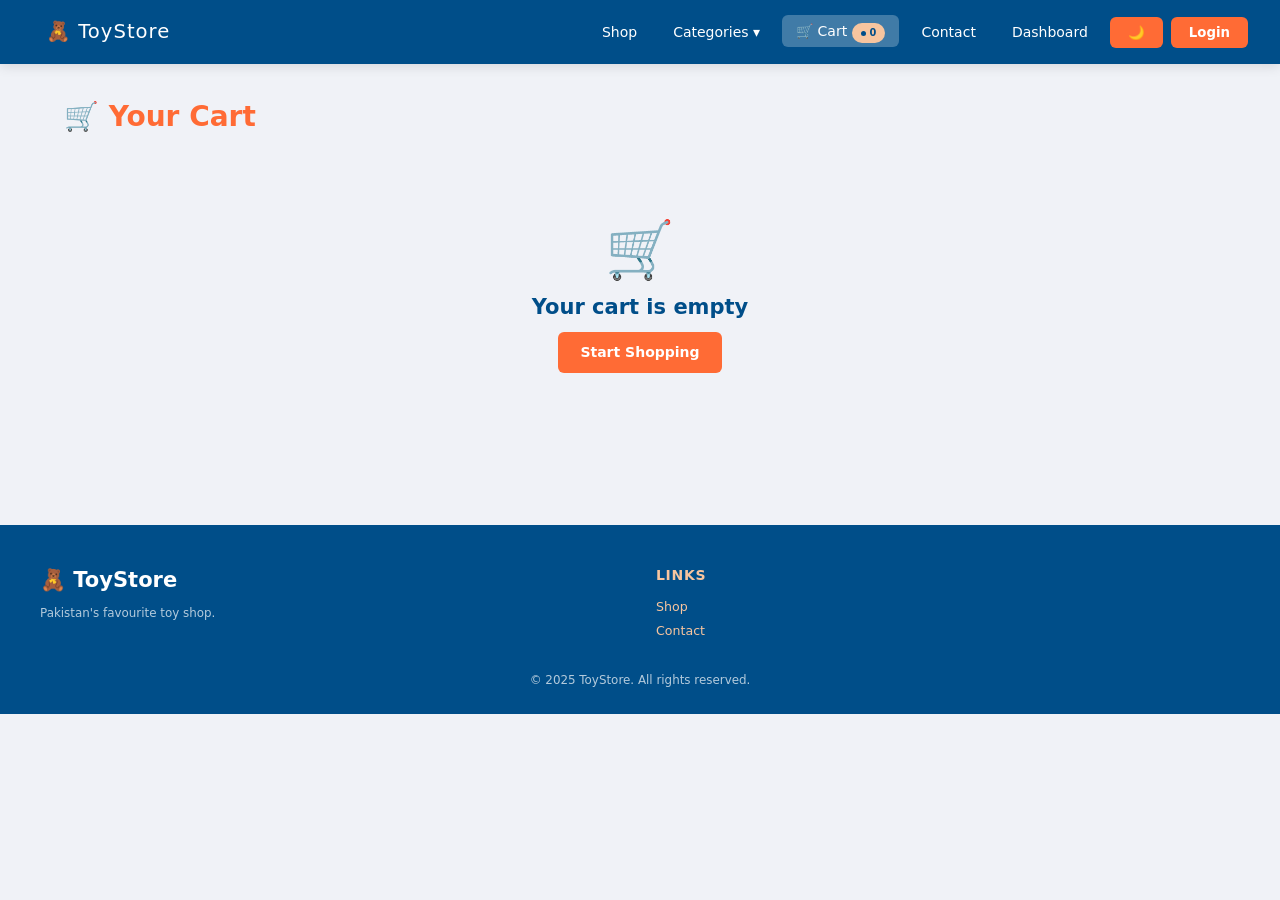
<file: pages/cart.html>
<!DOCTYPE html>
<html lang="en">
<head>
  <meta charset="UTF-8"/>
  <meta name="viewport" content="width=device-width, initial-scale=1.0"/>
  <title>Cart – ToyStore</title>
  <link rel="stylesheet" href="../cssFile/globalStyles.css"/>
</head>
<body>
<div id="navbar-placeholder" data-depth="../"></div>
<div class="page">
  <h1>🛒 Your Cart</h1>
  <div id="cart-items"></div>
  <div class="cart-summary" id="cart-summary" style="display:none">
    <h2>Order Summary</h2>
    <p>Subtotal: <strong id="subtotal">Rs 0</strong></p>
    <p>Delivery: <strong>Rs 200</strong></p>
    <p>Total: <strong id="total">Rs 0</strong></p>
    <button onclick="checkout()" style="width:100%;margin-top:12px;">Proceed to Checkout</button>
    <a href="products.html" class="link-button" style="width:100%;text-align:center;margin-top:10px;display:block;">Continue Shopping</a>
  </div>
  <div id="empty-cart" style="text-align:center;padding:60px 0;">
    <div style="font-size:4rem">🛒</div>
    <h2>Your cart is empty</h2>
    <a href="products.html" class="link-button">Start Shopping</a>
  </div>
</div>
<footer>
  <div class="footer-container">
    <div><h1>🧸 ToyStore</h1><p>Pakistan's favourite toy shop.</p></div>
    <div><h2>Links</h2><a href="products.html">Shop</a><a href="contact.html">Contact</a></div>
  </div>
  <p style="text-align:center;margin-top:16px;">© 2025 ToyStore. All rights reserved.</p>
</footer>
<script src="../jsFile/jsFunctions.js"></script>
<script>
function renderCart() {
  const cart = getCart();
  const container = document.getElementById("cart-items");
  const emptyDiv = document.getElementById("empty-cart");
  const summaryDiv = document.getElementById("cart-summary");
  container.innerHTML = "";
  if (!cart.length) { emptyDiv.style.display="block"; summaryDiv.style.display="none"; return; }
  emptyDiv.style.display="none"; summaryDiv.style.display="block";
  let sub = 0;
  cart.forEach(item => {
    sub += item.price * item.qty;
    const div = document.createElement("div");
    div.className = "cart-item";
    div.innerHTML = `
      <img src="${item.img}" alt="${item.name}"/>
      <div style="flex:1">
        <h3>${item.name}</h3>
        <p>Rs ${item.price.toLocaleString()} each</p>
        <div style="display:flex;gap:8px;align-items:center;margin-top:8px;">
          <button onclick="changeQty('${item.id}',-1)">−</button>
          <span style="min-width:28px;text-align:center;font-weight:700">${item.qty}</span>
          <button onclick="changeQty('${item.id}',1)">+</button>
          <button onclick="removeFromCart('${item.id}');renderCart();" style="background:#e74c3c;margin-left:8px;">Remove</button>
        </div>
      </div>
      <div style="font-weight:700;font-size:1.1rem;color:var(--brand-primary-color)">Rs ${(item.price*item.qty).toLocaleString()}</div>
    `;
    container.appendChild(div);
  });
  document.getElementById("subtotal").textContent = "Rs " + sub.toLocaleString();
  document.getElementById("total").textContent    = "Rs " + (sub + 200).toLocaleString();
}
function changeQty(id, delta) {
  const cart = getCart();
  const idx  = cart.findIndex(c => c.id === id);
  if (idx < 0) return;
  cart[idx].qty = Math.max(1, cart[idx].qty + delta);
  saveCart(cart); renderCart(); updateCartBadge();
}
function checkout() {
  alert("Order placed! Thank you for shopping at ToyStore 🧸");
  saveCart([]); renderCart(); updateCartBadge();
}
document.addEventListener("DOMContentLoaded", renderCart);
</script>
</body>
</html>
</file>
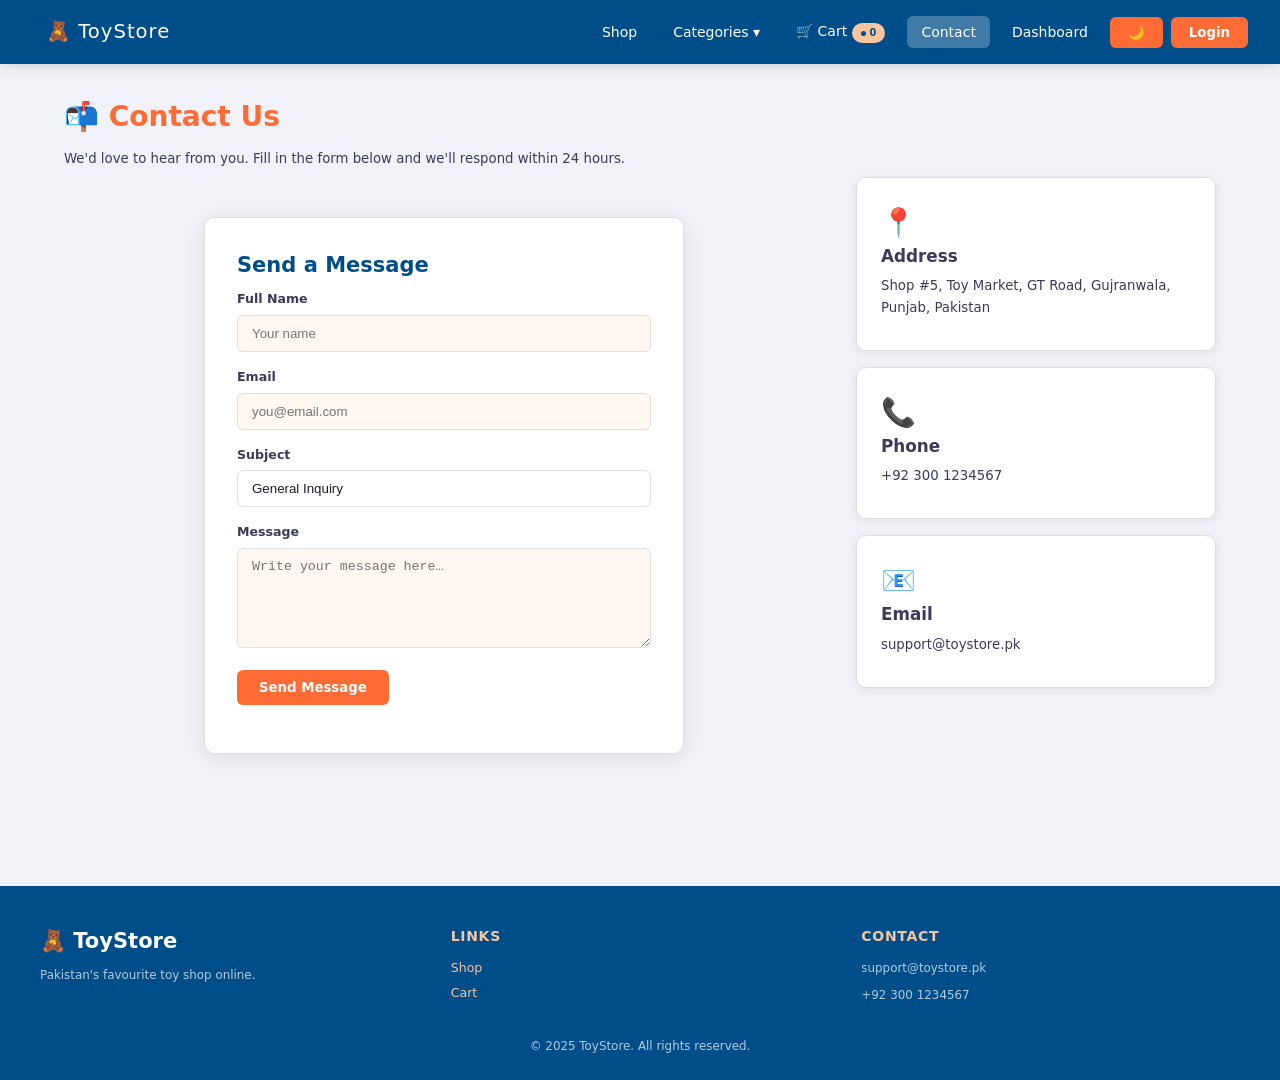
<file: pages/contact.html>
<!DOCTYPE html>
<html lang="en">
<head>
  <meta charset="UTF-8"/>
  <meta name="viewport" content="width=device-width, initial-scale=1.0"/>
  <title>Contact – ToyStore</title>
  <link rel="stylesheet" href="../cssFile/globalStyles.css"/>
</head>
<body>
<div id="navbar-placeholder" data-depth="../"></div>
<div class="page">
  <h1>📬 Contact Us</h1>
  <p>We'd love to hear from you. Fill in the form below and we'll respond within 24 hours.</p>

  <div style="display:flex;flex-wrap:wrap;gap:32px;align-items:flex-start;justify-content:center">
    <div class="form-container" style="flex:1;min-width:300px;max-width:480px">
      <h2>Send a Message</h2>
      <form onsubmit="submitContact(event)">
        <div><label>Full Name</label><input type="text" placeholder="Your name" required/></div>
        <div><label>Email</label><input type="email" placeholder="you@email.com" required/></div>
        <div><label>Subject</label>
          <div class="select-container"><select><option>General Inquiry</option><option>Order Issue</option><option>Return/Refund</option><option>Bulk Order</option></select></div>
        </div>
        <div><label>Message</label><textarea placeholder="Write your message here…" required></textarea></div>
        <div><button type="submit">Send Message</button></div>
      </form>
    </div>

    <div style="flex:1;min-width:260px;max-width:360px">
      <div class="card" style="padding:24px;margin-bottom:16px;width:auto">
        <div style="font-size:2rem">📍</div>
        <h3>Address</h3>
        <p>Shop #5, Toy Market, GT Road, Gujranwala, Punjab, Pakistan</p>
      </div>
      <div class="card" style="padding:24px;margin-bottom:16px;width:auto">
        <div style="font-size:2rem">📞</div>
        <h3>Phone</h3>
        <p>+92 300 1234567</p>
      </div>
      <div class="card" style="padding:24px;width:auto">
        <div style="font-size:2rem">📧</div>
        <h3>Email</h3>
        <p>support@toystore.pk</p>
      </div>
    </div>
  </div>
</div>
<footer>
  <div class="footer-container">
    <div><h1>🧸 ToyStore</h1><p>Pakistan's favourite toy shop online.</p></div>
    <div><h2>Links</h2><a href="products.html">Shop</a><a href="cart.html">Cart</a></div>
    <div><h2>Contact</h2><p>support@toystore.pk</p><p>+92 300 1234567</p></div>
  </div>
  <p style="text-align:center;margin-top:16px;">© 2025 ToyStore. All rights reserved.</p>
</footer>
<script src="../jsFile/jsFunctions.js"></script>
<script>
function submitContact(e) { e.preventDefault(); alert("Thank you! Your message has been sent. We'll reply shortly."); e.target.reset(); }
</script>
</body>
</html>
</file>
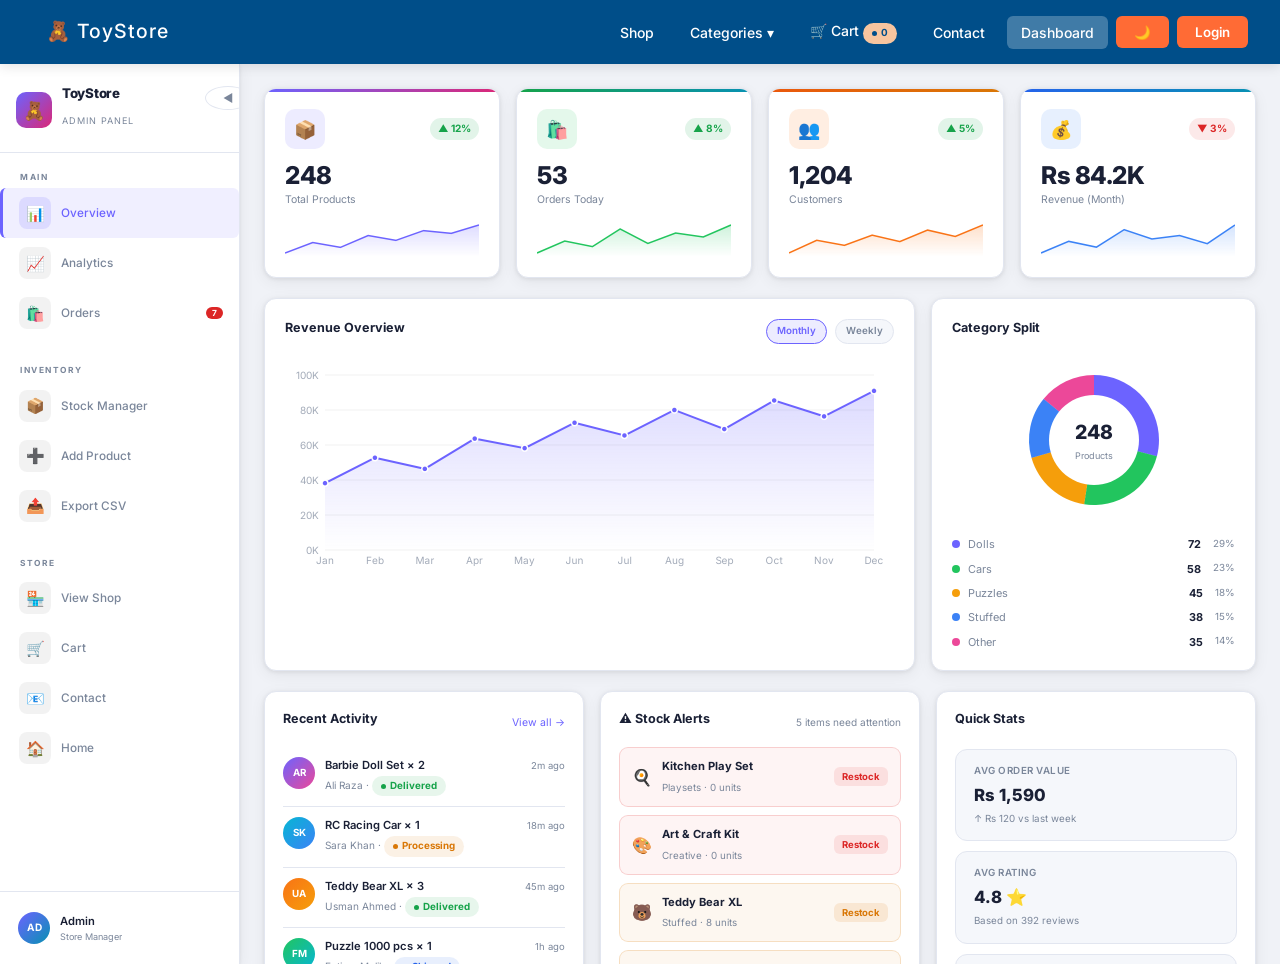
<file: pages/dashboard.html>
<!DOCTYPE html>
<html lang="en" data-theme="light">
<head>
<meta charset="UTF-8"/>
<meta name="viewport" content="width=device-width, initial-scale=1.0"/>
<title>Admin Dashboard — ToyStore</title>
<link rel="preconnect" href="https://fonts.googleapis.com">
<link href="https://fonts.googleapis.com/css2?family=Inter:wght@300;400;500;600;700;800&display=swap" rel="stylesheet">
<link rel="stylesheet" href="../cssFile/globalStyles.css"/>
</head>
<body>
<div id="navbar-placeholder" data-depth="../"></div>
<div class="app">
 
<!-- ══════════ SIDEBAR ══════════ -->
<aside class="sidebar" id="sidebar">
  <div class="sidebar-top">
    <div class="logo-icon">🧸</div>
    <div class="logo-text">
      <h1>ToyStore</h1>
      <p>Admin Panel</p>
    </div>
  </div>
  <button class="sidebar-collapse" onclick="toggleSidebar()" title="Collapse">◀</button>
 
  <div class="nav-group">
    <div class="nav-label">Main</div>
    <button class="nav-item active" data-sec="overview" onclick="nav(this)">
      <span class="nav-icon">📊</span><span class="nav-item-text">Overview</span>
    </button>
    <button class="nav-item" data-sec="analytics" onclick="nav(this)">
      <span class="nav-icon">📈</span><span class="nav-item-text">Analytics</span>
    </button>
    <button class="nav-item" data-sec="orders" onclick="nav(this)">
      <span class="nav-icon">🛍️</span><span class="nav-item-text">Orders</span>
      <span class="nav-badge">7</span>
    </button>
  </div>
 
  <div class="nav-group">
    <div class="nav-label">Inventory</div>
    <button class="nav-item" data-sec="stock" onclick="nav(this)">
      <span class="nav-icon">📦</span><span class="nav-item-text">Stock Manager</span>
    </button>
    <button class="nav-item" onclick="openModal()">
      <span class="nav-icon">➕</span><span class="nav-item-text">Add Product</span>
    </button>
    <button class="nav-item" onclick="exportCSV()">
      <span class="nav-icon">📤</span><span class="nav-item-text">Export CSV</span>
    </button>
  </div>
 
  <div class="nav-group">
    <div class="nav-label">Store</div>
    <button class="nav-item" onclick="location.href='products.html'">
      <span class="nav-icon">🏪</span><span class="nav-item-text">View Shop</span>
    </button>
    <button class="nav-item" onclick="location.href='cart.html'">
      <span class="nav-icon">🛒</span><span class="nav-item-text">Cart</span>
    </button>
    <button class="nav-item" onclick="location.href='contact.html'">
      <span class="nav-icon">📧</span><span class="nav-item-text">Contact</span>
    </button>
    <button class="nav-item" onclick="location.href='../index.html'">
      <span class="nav-icon">🏠</span><span class="nav-item-text">Home</span>
    </button>
  </div>
 
  <div class="sidebar-footer">
    <div class="user-chip">
      <div class="user-av">AD</div>
      <div class="user-info">
        <div class="user-name">Admin</div>
        <div class="user-role">Store Manager</div>
      </div>
    </div>
  </div>
</aside>
 
<!-- ══════════ MAIN ══════════ -->
<div class="main">
 

  <!-- CONTENT -->
  <div class="content">
 
    <!-- ══ OVERVIEW ══ -->
    <div class="dash-section active" id="sec-overview">
 
      <!-- KPI Cards -->
      <div class="kpi-grid">
        <div class="kpi-card kpi-purple">
          <div class="kpi-top">
            <div class="kpi-icon">📦</div>
            <span class="kpi-trend trend-up">▲ 12%</span>
          </div>
          <div class="kpi-val">248</div>
          <div class="kpi-label">Total Products</div>
          <div class="kpi-spark"><canvas class="spark" id="sp1"></canvas></div>
        </div>
        <div class="kpi-card kpi-green">
          <div class="kpi-top">
            <div class="kpi-icon">🛍️</div>
            <span class="kpi-trend trend-up">▲ 8%</span>
          </div>
          <div class="kpi-val">53</div>
          <div class="kpi-label">Orders Today</div>
          <div class="kpi-spark"><canvas class="spark" id="sp2"></canvas></div>
        </div>
        <div class="kpi-card kpi-orange">
          <div class="kpi-top">
            <div class="kpi-icon">👥</div>
            <span class="kpi-trend trend-up">▲ 5%</span>
          </div>
          <div class="kpi-val">1,204</div>
          <div class="kpi-label">Customers</div>
          <div class="kpi-spark"><canvas class="spark" id="sp3"></canvas></div>
        </div>
        <div class="kpi-card kpi-blue">
          <div class="kpi-top">
            <div class="kpi-icon">💰</div>
            <span class="kpi-trend trend-down">▼ 3%</span>
          </div>
          <div class="kpi-val">Rs 84.2K</div>
          <div class="kpi-label">Revenue (Month)</div>
          <div class="kpi-spark"><canvas class="spark" id="sp4"></canvas></div>
        </div>
      </div>
 
      <!-- Charts Row -->
      <div class="charts-row">
        <div class="chart-card">
          <div class="card-head">
            <h3>Revenue Overview</h3>
            <div class="card-head-right">
              <span class="chip active" onclick="switchChip(this,'revenue')">Monthly</span>
              <span class="chip" onclick="switchChip(this,'revenue')">Weekly</span>
            </div>
          </div>
          <div class="chart-canvas-wrap" style="height:220px">
            <canvas id="revenueChart"></canvas>
          </div>
        </div>
        <div class="chart-card">
          <div class="card-head"><h3>Category Split</h3></div>
          <div class="donut-wrap">
            <div class="donut-center-wrap">
              <canvas id="donutChart"></canvas>
              <div class="donut-center">
                <span>248</span>
                <span>Products</span>
              </div>
            </div>
            <div class="donut-legend">
              <div class="dl-item"><div class="dl-dot" style="background:#6c63ff"></div><span class="dl-label">Dolls</span><span class="dl-val">72</span><span class="dl-pct">29%</span></div>
              <div class="dl-item"><div class="dl-dot" style="background:#22c55e"></div><span class="dl-label">Cars</span><span class="dl-val">58</span><span class="dl-pct">23%</span></div>
              <div class="dl-item"><div class="dl-dot" style="background:#f59e0b"></div><span class="dl-label">Puzzles</span><span class="dl-val">45</span><span class="dl-pct">18%</span></div>
              <div class="dl-item"><div class="dl-dot" style="background:#3b82f6"></div><span class="dl-label">Stuffed</span><span class="dl-val">38</span><span class="dl-pct">15%</span></div>
              <div class="dl-item"><div class="dl-dot" style="background:#ec4899"></div><span class="dl-label">Other</span><span class="dl-val">35</span><span class="dl-pct">14%</span></div>
            </div>
          </div>
        </div>
      </div>
 
      <!-- Mid Row -->
      <div class="mid-row">
        <!-- Recent Activity -->
        <div class="mini-panel">
          <div class="card-head" style="margin-bottom:12px">
            <h3>Recent Activity</h3>
            <a href="#" style="font-size:.75rem;color:var(--accent)" onclick="nav(document.querySelector('[data-sec=orders]'));return false">View all →</a>
          </div>
          <div class="activity-item">
            <div class="act-av" style="background:linear-gradient(135deg,#6c63ff,#ec4899)">AR</div>
            <div class="act-text">
              <div class="act-title">Barbie Doll Set × 2</div>
              <div class="act-sub">Ali Raza · <span class="badge badge-green">Delivered</span></div>
            </div>
            <div class="act-time">2m ago</div>
          </div>
          <div class="activity-item">
            <div class="act-av" style="background:linear-gradient(135deg,#06b6d4,#3b82f6)">SK</div>
            <div class="act-text">
              <div class="act-title">RC Racing Car × 1</div>
              <div class="act-sub">Sara Khan · <span class="badge badge-yellow">Processing</span></div>
            </div>
            <div class="act-time">18m ago</div>
          </div>
          <div class="activity-item">
            <div class="act-av" style="background:linear-gradient(135deg,#f97316,#f59e0b)">UA</div>
            <div class="act-text">
              <div class="act-title">Teddy Bear XL × 3</div>
              <div class="act-sub">Usman Ahmed · <span class="badge badge-green">Delivered</span></div>
            </div>
            <div class="act-time">45m ago</div>
          </div>
          <div class="activity-item">
            <div class="act-av" style="background:linear-gradient(135deg,#22c55e,#06b6d4)">FM</div>
            <div class="act-text">
              <div class="act-title">Puzzle 1000 pcs × 1</div>
              <div class="act-sub">Fatima Malik · <span class="badge badge-blue">Shipped</span></div>
            </div>
            <div class="act-time">1h ago</div>
          </div>
        </div>
 
        <!-- Low Stock Alerts -->
        <div class="mini-panel">
          <div class="card-head" style="margin-bottom:12px">
            <h3>⚠ Stock Alerts</h3>
            <span style="font-size:.72rem;color:var(--muted)">5 items need attention</span>
          </div>
          <div class="alert-row danger">
            <span class="alert-ic">🍳</span>
            <div class="alert-info"><strong>Kitchen Play Set</strong><span>Playsets · 0 units</span></div>
            <button class="restock-btn">Restock</button>
          </div>
          <div class="alert-row danger">
            <span class="alert-ic">🎨</span>
            <div class="alert-info"><strong>Art & Craft Kit</strong><span>Creative · 0 units</span></div>
            <button class="restock-btn">Restock</button>
          </div>
          <div class="alert-row warn">
            <span class="alert-ic">🐻</span>
            <div class="alert-info"><strong>Teddy Bear XL</strong><span>Stuffed · 8 units</span></div>
            <button class="restock-btn">Restock</button>
          </div>
          <div class="alert-row warn">
            <span class="alert-ic">🍼</span>
            <div class="alert-info"><strong>Baby Rattle Pack</strong><span>Infant · 5 units</span></div>
            <button class="restock-btn">Restock</button>
          </div>
          <div class="alert-row warn">
            <span class="alert-ic">🚗</span>
            <div class="alert-info"><strong>Mini Toy Cars Set</strong><span>Cars · 6 units</span></div>
            <button class="restock-btn">Restock</button>
          </div>
        </div>
 
        <!-- Quick Stats -->
        <div class="mini-panel" style="display:flex;flex-direction:column;gap:10px">
          <div class="card-head" style="margin-bottom:4px"><h3>Quick Stats</h3></div>
          <div class="qstat"><div class="qstat-label">Avg Order Value</div><div class="qstat-val">Rs 1,590</div><div class="qstat-sub">↑ Rs 120 vs last week</div></div>
          <div class="qstat"><div class="qstat-label">Avg Rating</div><div class="qstat-val">4.8 ⭐</div><div class="qstat-sub">Based on 392 reviews</div></div>
          <div class="qstat"><div class="qstat-label">Return Rate</div><div class="qstat-val">2.1%</div><div class="qstat-sub">↓ 0.4% vs last month</div></div>
          <div class="qstat"><div class="qstat-label">Out of Stock</div><div class="qstat-val">2 items</div><div class="qstat-sub">Needs immediate action</div></div>
        </div>
      </div>
 
      <!-- Inventory Table -->
      <div class="table-card">
        <div class="table-head">
          <h3>📦 Stock Inventory</h3>
          <div class="table-actions">
            <div class="search-mini">
              <span style="color:var(--muted);font-size:13px">🔍</span>
              <input type="text" placeholder="Search products…" oninput="filterTable(this.value,'inv-tbody')"/>
            </div>
            <button class="btn-ghost" onclick="exportCSV()">⬇ Export</button>
            <button class="btn-primary" onclick="openModal()">+ Add Product</button>
          </div>
        </div>
        <table class="adv-table">
          <thead>
            <tr>
              <th>#</th><th>Product</th><th>Category</th>
              <th>Stock Level</th><th>Price</th><th>Status</th><th>Actions</th>
            </tr>
          </thead>
          <tbody id="inv-tbody">
            <tr>
              <td style="color:var(--muted)">#001</td>
              <td><div class="prod-cell"><div class="prod-av" style="background:rgba(108,99,255,.12)">🎀</div><div><div class="prod-name">Barbie Doll Set</div><div class="prod-cat">SKU-1021</div></div></div></td>
              <td><span class="badge badge-purple">Dolls</span></td>
              <td><div class="stock-bar-wrap"><div class="stock-bar-bg"><div class="stock-bar-fill" style="width:75%;background:var(--green)"></div></div><span class="stock-bar-label">45</span></div></td>
              <td style="font-weight:600">Rs 2,400</td>
              <td><span class="badge badge-green">In Stock</span></td>
              <td><div class="row-actions"><button class="act-btn act-edit">Edit</button><button class="act-btn act-del">Delete</button></div></td>
            </tr>
            <tr>
              <td style="color:var(--muted)">#002</td>
              <td><div class="prod-cell"><div class="prod-av" style="background:rgba(34,197,94,.1)">🚗</div><div><div class="prod-name">RC Racing Car</div><div class="prod-cat">SKU-1022</div></div></div></td>
              <td><span class="badge badge-green">Cars</span></td>
              <td><div class="stock-bar-wrap"><div class="stock-bar-bg"><div class="stock-bar-fill" style="width:50%;background:var(--green)"></div></div><span class="stock-bar-label">30</span></div></td>
              <td style="font-weight:600">Rs 3,100</td>
              <td><span class="badge badge-green">In Stock</span></td>
              <td><div class="row-actions"><button class="act-btn act-edit">Edit</button><button class="act-btn act-del">Delete</button></div></td>
            </tr>
            <tr>
              <td style="color:var(--muted)">#003</td>
              <td><div class="prod-cell"><div class="prod-av" style="background:rgba(245,158,11,.1)">🐻</div><div><div class="prod-name">Teddy Bear XL</div><div class="prod-cat">SKU-1023</div></div></div></td>
              <td><span class="badge badge-yellow">Stuffed</span></td>
              <td><div class="stock-bar-wrap"><div class="stock-bar-bg"><div class="stock-bar-fill" style="width:13%;background:var(--yellow)"></div></div><span class="stock-bar-label">8</span></div></td>
              <td style="font-weight:600">Rs 1,800</td>
              <td><span class="badge badge-yellow">Low Stock</span></td>
              <td><div class="row-actions"><button class="act-btn act-edit">Edit</button><button class="act-btn act-del">Delete</button></div></td>
            </tr>
            <tr>
              <td style="color:var(--muted)">#004</td>
              <td><div class="prod-cell"><div class="prod-av" style="background:rgba(59,130,246,.1)">🧩</div><div><div class="prod-name">Puzzle 1000 pcs</div><div class="prod-cat">SKU-1024</div></div></div></td>
              <td><span class="badge badge-blue">Puzzles</span></td>
              <td><div class="stock-bar-wrap"><div class="stock-bar-bg"><div class="stock-bar-fill" style="width:100%;background:var(--green)"></div></div><span class="stock-bar-label">60</span></div></td>
              <td style="font-weight:600">Rs 950</td>
              <td><span class="badge badge-green">In Stock</span></td>
              <td><div class="row-actions"><button class="act-btn act-edit">Edit</button><button class="act-btn act-del">Delete</button></div></td>
            </tr>
            <tr>
              <td style="color:var(--muted)">#005</td>
              <td><div class="prod-cell"><div class="prod-av" style="background:rgba(239,68,68,.08)">🍳</div><div><div class="prod-name">Kitchen Play Set</div><div class="prod-cat">SKU-1025</div></div></div></td>
              <td><span class="badge badge-cyan">Playsets</span></td>
              <td><div class="stock-bar-wrap"><div class="stock-bar-bg"><div class="stock-bar-fill" style="width:0%;background:var(--red)"></div></div><span class="stock-bar-label">0</span></div></td>
              <td style="font-weight:600">Rs 2,200</td>
              <td><span class="badge badge-red">Out of Stock</span></td>
              <td><div class="row-actions"><button class="act-btn act-edit">Edit</button><button class="act-btn act-del">Delete</button></div></td>
            </tr>
            <tr>
              <td style="color:var(--muted)">#006</td>
              <td><div class="prod-cell"><div class="prod-av" style="background:rgba(6,182,212,.1)">🧱</div><div><div class="prod-name">LEGO City Set</div><div class="prod-cat">SKU-1026</div></div></div></td>
              <td><span class="badge badge-cyan">Building</span></td>
              <td><div class="stock-bar-wrap"><div class="stock-bar-bg"><div class="stock-bar-fill" style="width:37%;background:var(--green)"></div></div><span class="stock-bar-label">22</span></div></td>
              <td style="font-weight:600">Rs 4,500</td>
              <td><span class="badge badge-green">In Stock</span></td>
              <td><div class="row-actions"><button class="act-btn act-edit">Edit</button><button class="act-btn act-del">Delete</button></div></td>
            </tr>
            <tr>
              <td style="color:var(--muted)">#007</td>
              <td><div class="prod-cell"><div class="prod-av" style="background:rgba(245,158,11,.1)">🍼</div><div><div class="prod-name">Baby Rattle Pack</div><div class="prod-cat">SKU-1027</div></div></div></td>
              <td><span class="badge badge-yellow">Infant</span></td>
              <td><div class="stock-bar-wrap"><div class="stock-bar-bg"><div class="stock-bar-fill" style="width:8%;background:var(--yellow)"></div></div><span class="stock-bar-label">5</span></div></td>
              <td style="font-weight:600">Rs 650</td>
              <td><span class="badge badge-yellow">Low Stock</span></td>
              <td><div class="row-actions"><button class="act-btn act-edit">Edit</button><button class="act-btn act-del">Delete</button></div></td>
            </tr>
            <tr>
              <td style="color:var(--muted)">#008</td>
              <td><div class="prod-cell"><div class="prod-av" style="background:rgba(108,99,255,.1)">🦕</div><div><div class="prod-name">Dinosaur Figure Set</div><div class="prod-cat">SKU-1028</div></div></div></td>
              <td><span class="badge badge-purple">Action Toys</span></td>
              <td><div class="stock-bar-wrap"><div class="stock-bar-bg"><div class="stock-bar-fill" style="width:67%;background:var(--green)"></div></div><span class="stock-bar-label">40</span></div></td>
              <td style="font-weight:600">Rs 1,200</td>
              <td><span class="badge badge-green">In Stock</span></td>
              <td><div class="row-actions"><button class="act-btn act-edit">Edit</button><button class="act-btn act-del">Delete</button></div></td>
            </tr>
          </tbody>
        </table>
      </div>
    </div>
 
    <!-- ══ ANALYTICS ══ -->
    <div class="dash-section" id="sec-analytics">
      <div class="analytics-kpi-row">
        <div class="kpi-card kpi-purple" style="padding:16px">
          <div class="kpi-top"><div class="kpi-icon" style="width:36px;height:36px">📊</div><span class="kpi-trend trend-up">▲ 18%</span></div>
          <div class="kpi-val" style="font-size:1.4rem">Rs 84.2K</div>
          <div class="kpi-label">Total Revenue</div>
        </div>
        <div class="kpi-card kpi-green" style="padding:16px">
          <div class="kpi-top"><div class="kpi-icon" style="width:36px;height:36px">📦</div><span class="kpi-trend trend-up">▲ 12%</span></div>
          <div class="kpi-val" style="font-size:1.4rem">1,847</div>
          <div class="kpi-label">Units Sold</div>
        </div>
        <div class="kpi-card kpi-orange" style="padding:16px">
          <div class="kpi-top"><div class="kpi-icon" style="width:36px;height:36px">🔄</div><span class="kpi-trend trend-down">▼ 0.4%</span></div>
          <div class="kpi-val" style="font-size:1.4rem">2.1%</div>
          <div class="kpi-label">Return Rate</div>
        </div>
      </div>
      <div class="analytics-grid">
        <div class="chart-card">
          <div class="card-head"><h3>Monthly Sales Trend</h3></div>
          <div style="height:240px"><canvas id="salesTrendChart"></canvas></div>
        </div>
        <div class="chart-card">
          <div class="card-head"><h3>Orders by Status</h3></div>
          <div style="height:240px"><canvas id="statusChart"></canvas></div>
        </div>
        <div class="chart-card">
          <div class="card-head"><h3>Category Performance</h3></div>
          <div style="height:240px"><canvas id="catChart"></canvas></div>
        </div>
        <div class="chart-card">
          <div class="card-head"><h3>Weekly Traffic</h3></div>
          <div style="height:240px"><canvas id="trafficChart"></canvas></div>
        </div>
      </div>
    </div>
 
    <!-- ══ ORDERS ══ -->
    <div class="dash-section" id="sec-orders">
      <div class="table-card">
        <div class="table-head">
          <h3>🛍️ All Orders</h3>
          <div class="table-actions">
            <div class="search-mini">
              <span style="color:var(--muted);font-size:13px">🔍</span>
              <input type="text" placeholder="Search orders…" oninput="filterTable(this.value,'ord-tbody')"/>
            </div>
            <button class="btn-ghost">Filter</button>
          </div>
        </div>
        <table class="adv-table">
          <thead>
            <tr><th>Order ID</th><th>Customer</th><th>Product</th><th>Amount</th><th>Date</th><th>Status</th></tr>
          </thead>
          <tbody id="ord-tbody">
            <tr><td style="font-weight:700;color:var(--accent)">#1021</td><td><div class="order-cell"><div class="order-av" style="background:linear-gradient(135deg,#6c63ff,#ec4899)">AR</div><div><div class="order-name">Ali Raza</div><div class="order-id">ali@email.com</div></div></div></td><td>Barbie Doll Set</td><td style="font-weight:700">Rs 2,400</td><td style="color:var(--muted)">May 10, 2026</td><td><span class="badge badge-green">Delivered</span></td></tr>
            <tr><td style="font-weight:700;color:var(--accent)">#1022</td><td><div class="order-cell"><div class="order-av" style="background:linear-gradient(135deg,#06b6d4,#3b82f6)">SK</div><div><div class="order-name">Sara Khan</div><div class="order-id">sara@email.com</div></div></div></td><td>RC Racing Car</td><td style="font-weight:700">Rs 3,100</td><td style="color:var(--muted)">May 10, 2026</td><td><span class="badge badge-yellow">Processing</span></td></tr>
            <tr><td style="font-weight:700;color:var(--accent)">#1023</td><td><div class="order-cell"><div class="order-av" style="background:linear-gradient(135deg,#f97316,#f59e0b)">UA</div><div><div class="order-name">Usman Ahmed</div><div class="order-id">usman@email.com</div></div></div></td><td>Teddy Bear XL</td><td style="font-weight:700">Rs 1,800</td><td style="color:var(--muted)">May 9, 2026</td><td><span class="badge badge-green">Delivered</span></td></tr>
            <tr><td style="font-weight:700;color:var(--accent)">#1024</td><td><div class="order-cell"><div class="order-av" style="background:linear-gradient(135deg,#22c55e,#06b6d4)">FM</div><div><div class="order-name">Fatima Malik</div><div class="order-id">fatima@email.com</div></div></div></td><td>Puzzle 1000 pcs</td><td style="font-weight:700">Rs 950</td><td style="color:var(--muted)">May 9, 2026</td><td><span class="badge badge-blue">Shipped</span></td></tr>
            <tr><td style="font-weight:700;color:var(--accent)">#1025</td><td><div class="order-cell"><div class="order-av" style="background:linear-gradient(135deg,#ec4899,#6c63ff)">HA</div><div><div class="order-name">Hassan Ali</div><div class="order-id">hassan@email.com</div></div></div></td><td>Kitchen Play Set</td><td style="font-weight:700">Rs 2,200</td><td style="color:var(--muted)">May 8, 2026</td><td><span class="badge badge-yellow">Processing</span></td></tr>
            <tr><td style="font-weight:700;color:var(--accent)">#1026</td><td><div class="order-cell"><div class="order-av" style="background:linear-gradient(135deg,#3b82f6,#22c55e)">ZA</div><div><div class="order-name">Zara Ahmed</div><div class="order-id">zara@email.com</div></div></div></td><td>LEGO City Set</td><td style="font-weight:700">Rs 4,500</td><td style="color:var(--muted)">May 8, 2026</td><td><span class="badge badge-green">Delivered</span></td></tr>
            <tr><td style="font-weight:700;color:var(--accent)">#1027</td><td><div class="order-cell"><div class="order-av" style="background:linear-gradient(135deg,#f59e0b,#f97316)">BH</div><div><div class="order-name">Bilal Hassan</div><div class="order-id">bilal@email.com</div></div></div></td><td>Dinosaur Figure Set</td><td style="font-weight:700">Rs 1,200</td><td style="color:var(--muted)">May 7, 2026</td><td><span class="badge badge-red">Cancelled</span></td></tr>
          </tbody>
        </table>
      </div>
    </div>
 
    <!-- ══ STOCK ══ -->
    <div class="dash-section" id="sec-stock">
      <div class="table-card">
        <div class="table-head">
          <h3>📦 Stock Manager</h3>
          <div class="table-actions">
            <div class="search-mini">
              <span style="color:var(--muted);font-size:13px">🔍</span>
              <input type="text" placeholder="Search products…" oninput="filterTable(this.value,'stk-tbody')"/>
            </div>
            <button class="btn-ghost" onclick="exportCSV()">⬇ Export CSV</button>
            <button class="btn-primary" onclick="openModal()">+ Add Product</button>
          </div>
        </div>
        <table class="adv-table">
          <thead><tr><th>#</th><th>Product</th><th>Category</th><th>Stock Level</th><th>Price</th><th>Status</th><th>Actions</th></tr></thead>
          <tbody id="stk-tbody">
            <tr><td style="color:var(--muted)">#001</td><td><div class="prod-cell"><div class="prod-av" style="background:rgba(108,99,255,.12)">🎀</div><div><div class="prod-name">Barbie Doll Set</div><div class="prod-cat">SKU-1021</div></div></div></td><td><span class="badge badge-purple">Dolls</span></td><td><div class="stock-bar-wrap"><div class="stock-bar-bg"><div class="stock-bar-fill" style="width:75%;background:var(--green)"></div></div><span class="stock-bar-label">45</span></div></td><td style="font-weight:600">Rs 2,400</td><td><span class="badge badge-green">In Stock</span></td><td><div class="row-actions"><button class="act-btn act-edit">Edit</button><button class="act-btn act-del">Delete</button></div></td></tr>
            <tr><td style="color:var(--muted)">#002</td><td><div class="prod-cell"><div class="prod-av" style="background:rgba(34,197,94,.1)">🚗</div><div><div class="prod-name">RC Racing Car</div><div class="prod-cat">SKU-1022</div></div></div></td><td><span class="badge badge-green">Cars</span></td><td><div class="stock-bar-wrap"><div class="stock-bar-bg"><div class="stock-bar-fill" style="width:50%;background:var(--green)"></div></div><span class="stock-bar-label">30</span></div></td><td style="font-weight:600">Rs 3,100</td><td><span class="badge badge-green">In Stock</span></td><td><div class="row-actions"><button class="act-btn act-edit">Edit</button><button class="act-btn act-del">Delete</button></div></td></tr>
            <tr><td style="color:var(--muted)">#003</td><td><div class="prod-cell"><div class="prod-av" style="background:rgba(245,158,11,.1)">🐻</div><div><div class="prod-name">Teddy Bear XL</div><div class="prod-cat">SKU-1023</div></div></div></td><td><span class="badge badge-yellow">Stuffed</span></td><td><div class="stock-bar-wrap"><div class="stock-bar-bg"><div class="stock-bar-fill" style="width:13%;background:var(--yellow)"></div></div><span class="stock-bar-label">8</span></div></td><td style="font-weight:600">Rs 1,800</td><td><span class="badge badge-yellow">Low Stock</span></td><td><div class="row-actions"><button class="act-btn act-edit">Edit</button><button class="act-btn act-del">Delete</button></div></td></tr>
            <tr><td style="color:var(--muted)">#004</td><td><div class="prod-cell"><div class="prod-av" style="background:rgba(59,130,246,.1)">🧩</div><div><div class="prod-name">Puzzle 1000 pcs</div><div class="prod-cat">SKU-1024</div></div></div></td><td><span class="badge badge-blue">Puzzles</span></td><td><div class="stock-bar-wrap"><div class="stock-bar-bg"><div class="stock-bar-fill" style="width:100%;background:var(--green)"></div></div><span class="stock-bar-label">60</span></div></td><td style="font-weight:600">Rs 950</td><td><span class="badge badge-green">In Stock</span></td><td><div class="row-actions"><button class="act-btn act-edit">Edit</button><button class="act-btn act-del">Delete</button></div></td></tr>
            <tr><td style="color:var(--muted)">#005</td><td><div class="prod-cell"><div class="prod-av" style="background:rgba(239,68,68,.08)">🍳</div><div><div class="prod-name">Kitchen Play Set</div><div class="prod-cat">SKU-1025</div></div></div></td><td><span class="badge badge-cyan">Playsets</span></td><td><div class="stock-bar-wrap"><div class="stock-bar-bg"><div class="stock-bar-fill" style="width:0%;background:var(--red)"></div></div><span class="stock-bar-label">0</span></div></td><td style="font-weight:600">Rs 2,200</td><td><span class="badge badge-red">Out of Stock</span></td><td><div class="row-actions"><button class="act-btn act-edit">Edit</button><button class="act-btn act-del">Delete</button></div></td></tr>
            <tr><td style="color:var(--muted)">#006</td><td><div class="prod-cell"><div class="prod-av" style="background:rgba(6,182,212,.1)">🧱</div><div><div class="prod-name">LEGO City Set</div><div class="prod-cat">SKU-1026</div></div></div></td><td><span class="badge badge-cyan">Building</span></td><td><div class="stock-bar-wrap"><div class="stock-bar-bg"><div class="stock-bar-fill" style="width:37%;background:var(--green)"></div></div><span class="stock-bar-label">22</span></div></td><td style="font-weight:600">Rs 4,500</td><td><span class="badge badge-green">In Stock</span></td><td><div class="row-actions"><button class="act-btn act-edit">Edit</button><button class="act-btn act-del">Delete</button></div></td></tr>
            <tr><td style="color:var(--muted)">#007</td><td><div class="prod-cell"><div class="prod-av" style="background:rgba(245,158,11,.1)">🍼</div><div><div class="prod-name">Baby Rattle Pack</div><div class="prod-cat">SKU-1027</div></div></div></td><td><span class="badge badge-yellow">Infant</span></td><td><div class="stock-bar-wrap"><div class="stock-bar-bg"><div class="stock-bar-fill" style="width:8%;background:var(--yellow)"></div></div><span class="stock-bar-label">5</span></div></td><td style="font-weight:600">Rs 650</td><td><span class="badge badge-yellow">Low Stock</span></td><td><div class="row-actions"><button class="act-btn act-edit">Edit</button><button class="act-btn act-del">Delete</button></div></td></tr>
            <tr><td style="color:var(--muted)">#008</td><td><div class="prod-cell"><div class="prod-av" style="background:rgba(108,99,255,.1)">🦕</div><div><div class="prod-name">Dinosaur Figure Set</div><div class="prod-cat">SKU-1028</div></div></div></td><td><span class="badge badge-purple">Action Toys</span></td><td><div class="stock-bar-wrap"><div class="stock-bar-bg"><div class="stock-bar-fill" style="width:67%;background:var(--green)"></div></div><span class="stock-bar-label">40</span></div></td><td style="font-weight:600">Rs 1,200</td><td><span class="badge badge-green">In Stock</span></td><td><div class="row-actions"><button class="act-btn act-edit">Edit</button><button class="act-btn act-del">Delete</button></div></td></tr>
            <tr><td style="color:var(--muted)">#009</td><td><div class="prod-cell"><div class="prod-av" style="background:rgba(59,130,246,.1)">💦</div><div><div class="prod-name">Water Gun XL</div><div class="prod-cat">SKU-1029</div></div></div></td><td><span class="badge badge-blue">Outdoor</span></td><td><div class="stock-bar-wrap"><div class="stock-bar-bg"><div class="stock-bar-fill" style="width:92%;background:var(--green)"></div></div><span class="stock-bar-label">55</span></div></td><td style="font-weight:600">Rs 800</td><td><span class="badge badge-green">In Stock</span></td><td><div class="row-actions"><button class="act-btn act-edit">Edit</button><button class="act-btn act-del">Delete</button></div></td></tr>
            <tr><td style="color:var(--muted)">#010</td><td><div class="prod-cell"><div class="prod-av" style="background:rgba(239,68,68,.08)">🎨</div><div><div class="prod-name">Art & Craft Kit</div><div class="prod-cat">SKU-1030</div></div></div></td><td><span class="badge badge-purple">Creative</span></td><td><div class="stock-bar-wrap"><div class="stock-bar-bg"><div class="stock-bar-fill" style="width:0%;background:var(--red)"></div></div><span class="stock-bar-label">0</span></div></td><td style="font-weight:600">Rs 2,800</td><td><span class="badge badge-red">Out of Stock</span></td><td><div class="row-actions"><button class="act-btn act-edit">Edit</button><button class="act-btn act-del">Delete</button></div></td></tr>
            <tr><td style="color:var(--muted)">#011</td><td><div class="prod-cell"><div class="prod-av" style="background:rgba(34,197,94,.1)">🎲</div><div><div class="prod-name">Board Game Classic</div><div class="prod-cat">SKU-1031</div></div></div></td><td><span class="badge badge-green">Games</span></td><td><div class="stock-bar-wrap"><div class="stock-bar-bg"><div class="stock-bar-fill" style="width:30%;background:var(--green)"></div></div><span class="stock-bar-label">18</span></div></td><td style="font-weight:600">Rs 1,900</td><td><span class="badge badge-green">In Stock</span></td><td><div class="row-actions"><button class="act-btn act-edit">Edit</button><button class="act-btn act-del">Delete</button></div></td></tr>
          </tbody>
        </table>
      </div>
    </div>
 
  </div><!-- /content -->
</div><!-- /main -->
</div><!-- /app -->
 
<!-- ADD PRODUCT MODAL -->
<div class="modal-backdrop" id="modal">
  <div class="modal">
    <div class="modal-hd">
      <h3>Add New Product</h3>
      <button class="modal-close-btn" onclick="closeModal()">✕</button>
    </div>
    <div class="form-row"><label>Product Name</label><input type="text" placeholder="e.g. Barbie Doll Deluxe"/></div>
    <div class="form-2col">
      <div class="form-row">
        <label>Category</label>
        <select>
          <option value="">Select…</option>
          <option>Dolls</option><option>Cars</option><option>Puzzles</option>
          <option>Stuffed</option><option>Building</option><option>Playsets</option>
          <option>Infant</option><option>Action Toys</option><option>Outdoor</option>
          <option>Creative</option><option>Games</option>
        </select>
      </div>
      <div class="form-row"><label>SKU</label><input type="text" placeholder="e.g. SKU-1032"/></div>
    </div>
    <div class="form-2col">
      <div class="form-row"><label>Quantity</label><input type="number" placeholder="e.g. 30"/></div>
      <div class="form-row"><label>Price (Rs.)</label><input type="number" placeholder="e.g. 1500"/></div>
    </div>
    <div class="form-row"><label>Description (optional)</label><input type="text" placeholder="Short product description…"/></div>
    <div class="modal-actions">
      <button class="btn-modal-cancel" onclick="closeModal()">Cancel</button>
      <button class="btn-modal-submit">Add to Inventory</button>
    </div>
  </div>
</div>
 
<script>
// ── THEME TOGGLE ──
let isDark = false;
function toggleTheme() {
  isDark = !isDark;
  document.documentElement.setAttribute('data-theme', isDark ? 'dark' : 'light');
  document.getElementById('theme-toggle').textContent = isDark ? '☀️' : '🌙';
  document.getElementById('theme-toggle').title = isDark ? 'Switch to light mode' : 'Switch to dark mode';
  // Redraw charts with new theme
  setTimeout(() => { drawRevenue(); drawDonut(); }, 50);
}
 
// ── NAV ──
const titles = {overview:'Overview',analytics:'Analytics',orders:'Orders',stock:'Stock Manager'};
const subs   = {overview:"Store summary & quick actions",analytics:"Sales performance & trends",orders:"All customer orders",stock:"Full product inventory"};
 
function nav(el) {
  if (!el) return;
  const sec = el.dataset.sec;
  if (!sec) return;
  document.querySelectorAll('.nav-item').forEach(i => i.classList.remove('active'));
  el.classList.add('active');
  document.querySelectorAll('.dash-section').forEach(s => s.classList.remove('active'));
  document.getElementById('sec-' + sec).classList.add('active');
  document.getElementById('topbar-title').textContent = titles[sec] || sec;
  document.getElementById('topbar-sub').textContent = subs[sec] || '';
  if (sec === 'analytics') setTimeout(drawAnalyticsCharts, 80);
}
 
// ── SIDEBAR COLLAPSE ──
let collapsed = false;
function toggleSidebar() {
  collapsed = !collapsed;
  const sb = document.getElementById('sidebar');
  sb.classList.toggle('collapsed', collapsed);
  sb.querySelector('.sidebar-collapse').textContent = collapsed ? '▶' : '◀';
}
 
// ── MODAL ──
function openModal()  { document.getElementById('modal').classList.add('open'); }
function closeModal() { document.getElementById('modal').classList.remove('open'); }
document.getElementById('modal').addEventListener('click', e => { if (e.target === document.getElementById('modal')) closeModal(); });
 
// ── FILTER ──
function filterTable(q, id) {
  q = q.toLowerCase();
  document.querySelectorAll('#' + id + ' tr').forEach(r => {
    r.style.display = r.textContent.toLowerCase().includes(q) ? '' : 'none';
  });
}
function globalSearch(q) { q = q.toLowerCase(); if (!q) return; }
 
// ── CHIP ──
function switchChip(el) {
  el.closest('.card-head-right').querySelectorAll('.chip').forEach(c => c.classList.remove('active'));
  el.classList.add('active');
}
 
// ── EXPORT ──
function exportCSV() {
  const rows = [['ID','Product','Category','QTY','Price','Status']];
  document.querySelectorAll('#stk-tbody tr').forEach(r => {
    const cells = [...r.querySelectorAll('td')].slice(0,6).map(td => td.textContent.trim());
    rows.push(cells);
  });
  const a = document.createElement('a');
  a.href = 'data:text/csv;charset=utf-8,' + encodeURIComponent(rows.map(r => r.join(',')).join('\n'));
  a.download = 'toystore_stock.csv'; a.click();
}
 
// ── CHARTS ──
function getThemeColor(varName) {
  return getComputedStyle(document.documentElement).getPropertyValue(varName).trim();
}
 
function hex2rgba(hex, a) {
  if (hex.startsWith('rgb')) return hex;
  hex = hex.replace('#','');
  if (hex.length === 3) hex = hex.split('').map(c=>c+c).join('');
  const r = parseInt(hex.slice(0,2),16), g = parseInt(hex.slice(2,4),16), b = parseInt(hex.slice(4,6),16);
  return `rgba(${r},${g},${b},${a})`;
}
 
function drawSparkline(id, data, color) {
  const canvas = document.getElementById(id);
  if (!canvas) return;
  const ctx = canvas.getContext('2d');
  const W = canvas.offsetWidth || 200, H = 36;
  canvas.width = W * 2; canvas.height = H * 2;
  canvas.style.width = W + 'px'; canvas.style.height = H + 'px';
  ctx.scale(2,2);
  const max = Math.max(...data), min = Math.min(...data);
  const pts = data.map((v,i) => ({
    x: i * (W / (data.length-1)),
    y: H - 4 - ((v-min)/(max-min||1)) * (H-8)
  }));
  const grad = ctx.createLinearGradient(0,0,0,H);
  grad.addColorStop(0, hex2rgba(color, 0.25));
  grad.addColorStop(1, hex2rgba(color, 0));
  ctx.beginPath();
  pts.forEach((p,i) => i===0 ? ctx.moveTo(p.x,p.y) : ctx.lineTo(p.x,p.y));
  ctx.strokeStyle = color; ctx.lineWidth = 1.5; ctx.stroke();
  ctx.lineTo(W,H); ctx.lineTo(0,H); ctx.closePath();
  ctx.fillStyle = grad; ctx.fill();
}
 
function drawRevenue() {
  const c = document.getElementById('revenueChart');
  if (!c) return;
  const ctx = c.getContext('2d');
  const W = c.parentElement.offsetWidth, H = c.parentElement.offsetHeight;
  c.width = W*2; c.height = H*2; c.style.width=W+'px'; c.style.height=H+'px';
  ctx.scale(2,2);
  const data = [42,58,51,70,64,80,72,88,76,94,84,100];
  const labels = ['Jan','Feb','Mar','Apr','May','Jun','Jul','Aug','Sep','Oct','Nov','Dec'];
  const pad = {l:40,r:20,t:15,b:30};
  const cW = W-pad.l-pad.r, cH = H-pad.t-pad.b;
  const max = 110, step = cW/(data.length-1);
  const mutedColor = 'rgba(122,134,154,.7)';
  const gridColor = isDark ? 'rgba(255,255,255,.05)' : 'rgba(0,0,0,.06)';
 
  ctx.strokeStyle = gridColor; ctx.lineWidth = 1;
  for (let i=0;i<=5;i++) {
    const y = pad.t + cH - i*(cH/5);
    ctx.beginPath(); ctx.moveTo(pad.l,y); ctx.lineTo(pad.l+cW,y); ctx.stroke();
    ctx.fillStyle = mutedColor; ctx.font='10px Inter';
    ctx.textAlign='right'; ctx.fillText(Math.round(i*20)+'K', pad.l-6, y+4);
  }
  labels.forEach((l,i) => {
    ctx.fillStyle=mutedColor; ctx.font='10px Inter'; ctx.textAlign='center';
    ctx.fillText(l, pad.l + i*step, H-pad.b+14);
  });
 
  const pts = data.map((v,i) => ({x:pad.l+i*step, y:pad.t+cH-(v/max)*cH}));
  const grad = ctx.createLinearGradient(0,pad.t,0,pad.t+cH);
  grad.addColorStop(0,'rgba(108,99,255,.25)'); grad.addColorStop(1,'rgba(108,99,255,0)');
  ctx.beginPath();
  pts.forEach((p,i) => i===0 ? ctx.moveTo(p.x,p.y) : ctx.lineTo(p.x,p.y));
  ctx.lineTo(pts[pts.length-1].x, pad.t+cH); ctx.lineTo(pts[0].x, pad.t+cH); ctx.closePath();
  ctx.fillStyle=grad; ctx.fill();
 
  ctx.beginPath();
  pts.forEach((p,i) => i===0 ? ctx.moveTo(p.x,p.y) : ctx.lineTo(p.x,p.y));
  ctx.strokeStyle='#6c63ff'; ctx.lineWidth=2; ctx.lineJoin='round'; ctx.stroke();
 
  const bg2 = isDark ? '#161b27' : '#ffffff';
  pts.forEach(p => {
    ctx.beginPath(); ctx.arc(p.x,p.y,3,0,Math.PI*2);
    ctx.fillStyle='#6c63ff'; ctx.fill();
    ctx.strokeStyle=bg2; ctx.lineWidth=1.5; ctx.stroke();
  });
}
 
function drawDonut() {
  const c = document.getElementById('donutChart');
  if (!c) return;
  const ctx = c.getContext('2d');
  const S = 160; c.width=S*2; c.height=S*2; c.style.width=S+'px'; c.style.height=S+'px';
  ctx.scale(2,2);
  const vals = [72,58,45,38,35], colors=['#6c63ff','#22c55e','#f59e0b','#3b82f6','#ec4899'];
  const total = vals.reduce((a,b)=>a+b,0);
  let start = -Math.PI/2;
  vals.forEach((v,i) => {
    const sweep = (v/total)*Math.PI*2;
    ctx.beginPath(); ctx.moveTo(S/2,S/2);
    ctx.arc(S/2,S/2,65,start,start+sweep);
    ctx.closePath(); ctx.fillStyle=colors[i]; ctx.fill();
    start += sweep;
  });
  const bg2 = isDark ? '#161b27' : '#ffffff';
  ctx.beginPath(); ctx.arc(S/2,S/2,45,0,Math.PI*2);
  ctx.fillStyle=bg2; ctx.fill();
}
 
function drawBar(id, labels, datasets) {
  const c = document.getElementById(id);
  if (!c) return;
  const ctx = c.getContext('2d');
  const W = c.parentElement.offsetWidth, H = c.parentElement.offsetHeight;
  c.width=W*2; c.height=H*2; c.style.width=W+'px'; c.style.height=H+'px';
  ctx.scale(2,2);
  const pad={l:40,r:10,t:15,b:30};
  const cW=W-pad.l-pad.r, cH=H-pad.t-pad.b;
  const allVals = datasets.flatMap(d=>d.data);
  const max = Math.max(...allVals)*1.15;
  const n = labels.length, bw = (cW/n)*0.55, gap=(cW/n)*0.45;
  const gridColor = isDark ? 'rgba(255,255,255,.05)' : 'rgba(0,0,0,.06)';
  const mutedColor = 'rgba(122,134,154,.7)';
 
  ctx.strokeStyle=gridColor; ctx.lineWidth=1;
  for(let i=0;i<=4;i++){
    const y=pad.t+cH-i*(cH/4);
    ctx.beginPath();ctx.moveTo(pad.l,y);ctx.lineTo(pad.l+cW,y);ctx.stroke();
    ctx.fillStyle=mutedColor;ctx.font='9px Inter';ctx.textAlign='right';
    ctx.fillText(Math.round(i*(max/4)),pad.l-5,y+4);
  }
  labels.forEach((l,i)=>{
    const x=pad.l+(i+.5)*(cW/n);
    ctx.fillStyle=mutedColor;ctx.font='9px Inter';ctx.textAlign='center';
    ctx.fillText(l,x,H-pad.b+14);
  });
  datasets.forEach((ds,di)=>{
    ds.data.forEach((v,i)=>{
      const x=pad.l+i*(cW/n)+gap/2+(di*(bw/datasets.length));
      const bwi=bw/datasets.length;
      const barH=(v/max)*cH;
      const y=pad.t+cH-barH;
      ctx.fillStyle=ds.color;
      ctx.beginPath();
      if(ctx.roundRect) ctx.roundRect(x,y,bwi,barH,3); else ctx.rect(x,y,bwi,barH);
      ctx.fill();
    });
  });
}
 
function drawAnalyticsCharts() {
  const months=['Jan','Feb','Mar','Apr','May','Jun'];
  drawBar('salesTrendChart',months,[{data:[32,45,38,60,52,70],color:'#6c63ff'},{data:[20,30,25,40,35,55],color:'#22c55e'}]);
  drawBar('statusChart',['Delivered','Shipped','Processing','Cancelled'],[{data:[42,18,25,8],color:'#22c55e'}]);
  drawBar('catChart',['Dolls','Cars','Puzzles','Stuffed','Other'],[{data:[42,31,27,18,22],color:'#6c63ff'}]);
  drawBar('trafficChart',['Mon','Tue','Wed','Thu','Fri','Sat','Sun'],[{data:[120,180,150,200,170,240,190],color:'#06b6d4'}]);
}
 
window.addEventListener('load', () => {
  setTimeout(() => {
    drawSparkline('sp1',[20,35,28,45,38,52,48,60],'#6c63ff');
    drawSparkline('sp2',[30,45,38,60,42,55,50,65],'#22c55e');
    drawSparkline('sp3',[150,200,180,220,195,240,215,260],'#f97316');
    drawSparkline('sp4',[60,70,65,80,72,75,68,84],'#3b82f6');
    drawRevenue();
    drawDonut();
  }, 100);
});
</script>
<script src="../jsFile/jsFunctions.js"></script>
</body>
</html>
</file>
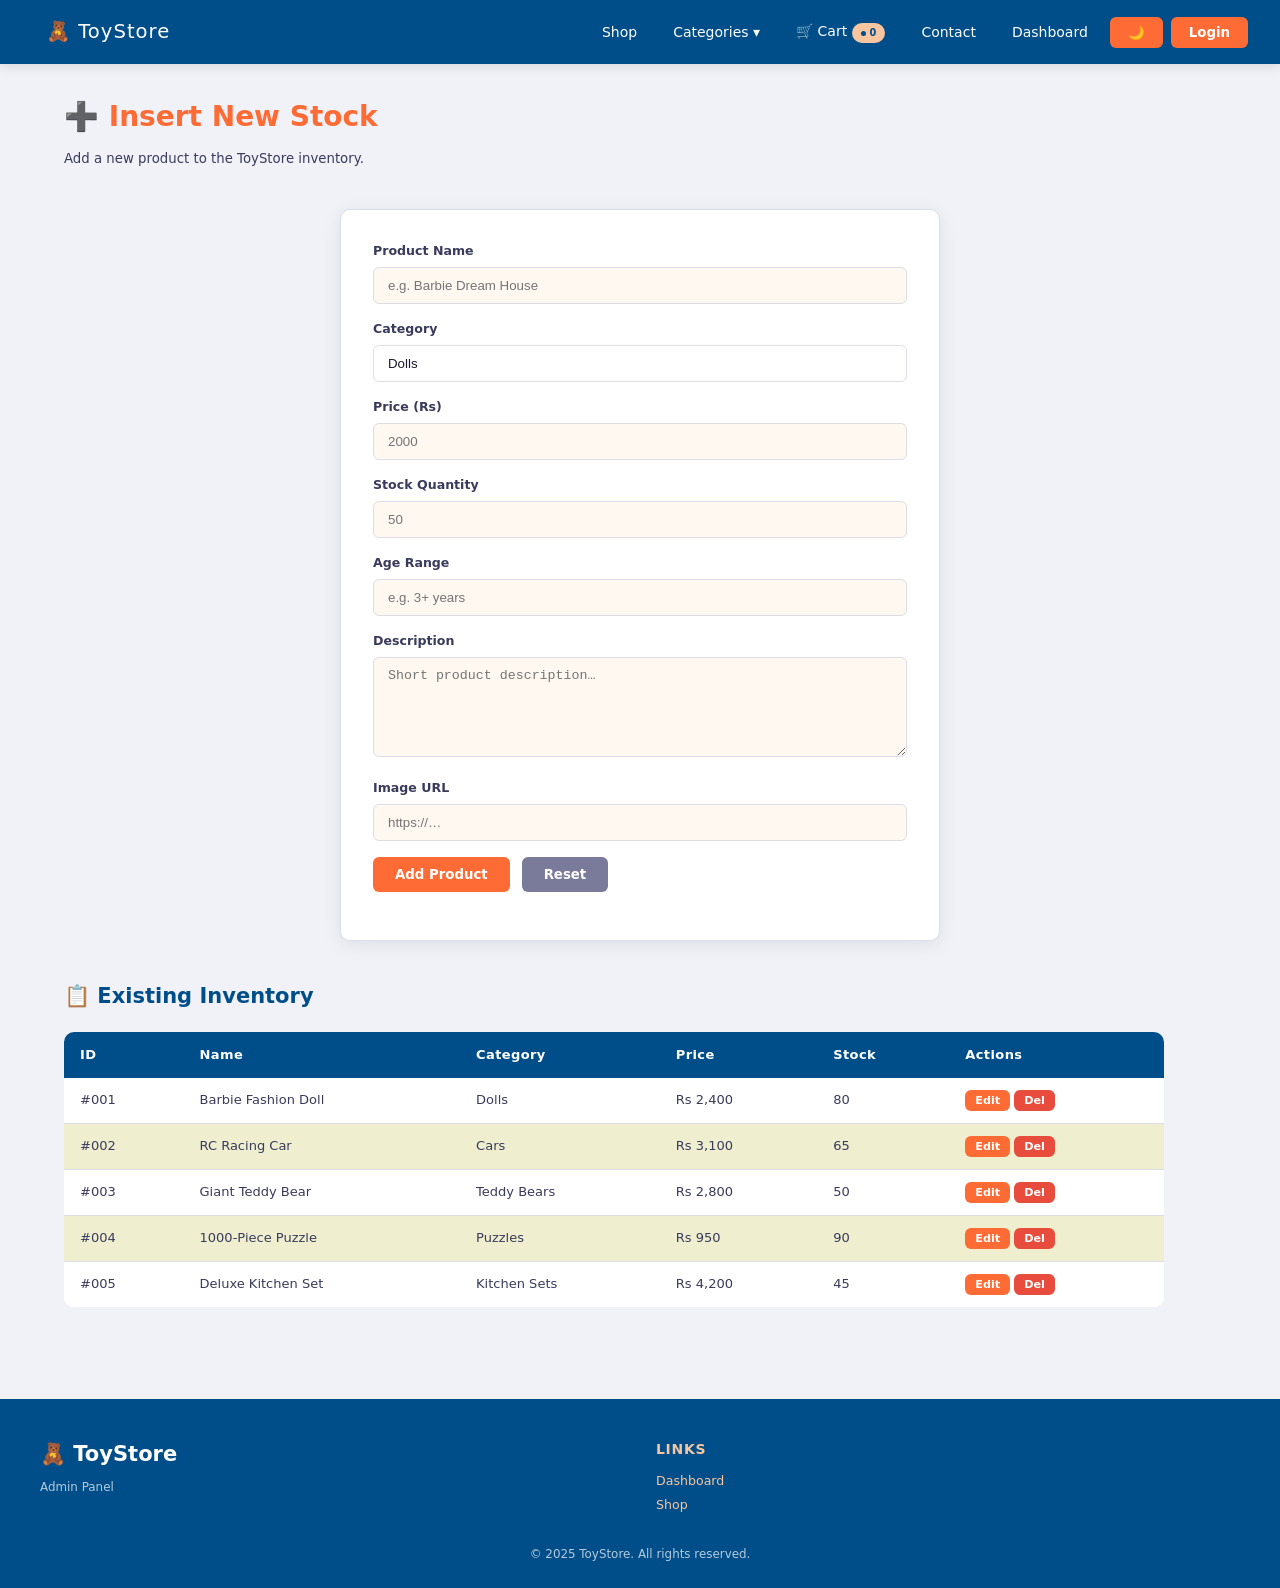
<file: pages/insert.html>
<!DOCTYPE html>
<html lang="en">
<head>
  <meta charset="UTF-8"/>
  <meta name="viewport" content="width=device-width, initial-scale=1.0"/>
  <title>Insert Stock – ToyStore</title>
  <link rel="stylesheet" href="../cssFile/globalStyles.css"/>
</head>
<body>
<div id="navbar-placeholder" data-depth="../"></div>
<div class="page">
  <h1>➕ Insert New Stock</h1>
  <p>Add a new product to the ToyStore inventory.</p>

  <div class="form-container" style="max-width:600px">
    <form onsubmit="insertProduct(event)">
      <div><label>Product Name</label><input type="text" id="pname" placeholder="e.g. Barbie Dream House" required/></div>
      <div><label>Category</label>
        <div class="select-container"><select id="pcat">
          <option value="dolls">Dolls</option>
          <option value="cars">Cars</option>
          <option value="teddybears">Teddy Bears</option>
          <option value="puzzles">Puzzles</option>
          <option value="kitchen">Kitchen Sets</option>
        </select></div>
      </div>
      <div><label>Price (Rs)</label><input type="number" id="pprice" placeholder="2000" min="1" required/></div>
      <div><label>Stock Quantity</label><input type="number" id="pqty" placeholder="50" min="1" required/></div>
      <div><label>Age Range</label><input type="text" id="page" placeholder="e.g. 3+ years"/></div>
      <div><label>Description</label><textarea id="pdesc" placeholder="Short product description…"></textarea></div>
      <div><label>Image URL</label><input type="url" id="pimg" placeholder="https://…"/></div>
      <div style="display:flex;gap:12px">
        <button type="submit">Add Product</button>
        <button type="reset" style="background:var(--text-muted-color)">Reset</button>
      </div>
    </form>
  </div>

  <h2 style="margin-top:40px">📋 Existing Inventory</h2>
  <div class="table-container">
    <table style="min-width:600px;max-width:1100px;">
      <thead><tr><th>ID</th><th>Name</th><th>Category</th><th>Price</th><th>Stock</th><th>Actions</th></tr></thead>
      <tbody id="stock-table">
        <tr><td>#001</td><td>Barbie Fashion Doll</td><td>Dolls</td><td>Rs 2,400</td><td>80</td><td><button style="padding:4px 10px;font-size:0.8rem">Edit</button> <button style="padding:4px 10px;font-size:0.8rem;background:#e74c3c">Del</button></td></tr>
        <tr><td>#002</td><td>RC Racing Car</td><td>Cars</td><td>Rs 3,100</td><td>65</td><td><button style="padding:4px 10px;font-size:0.8rem">Edit</button> <button style="padding:4px 10px;font-size:0.8rem;background:#e74c3c">Del</button></td></tr>
        <tr><td>#003</td><td>Giant Teddy Bear</td><td>Teddy Bears</td><td>Rs 2,800</td><td>50</td><td><button style="padding:4px 10px;font-size:0.8rem">Edit</button> <button style="padding:4px 10px;font-size:0.8rem;background:#e74c3c">Del</button></td></tr>
        <tr><td>#004</td><td>1000-Piece Puzzle</td><td>Puzzles</td><td>Rs 950</td><td>90</td><td><button style="padding:4px 10px;font-size:0.8rem">Edit</button> <button style="padding:4px 10px;font-size:0.8rem;background:#e74c3c">Del</button></td></tr>
        <tr><td>#005</td><td>Deluxe Kitchen Set</td><td>Kitchen Sets</td><td>Rs 4,200</td><td>45</td><td><button style="padding:4px 10px;font-size:0.8rem">Edit</button> <button style="padding:4px 10px;font-size:0.8rem;background:#e74c3c">Del</button></td></tr>
      </tbody>
    </table>
  </div>
</div>
<footer>
  <div class="footer-container">
    <div><h1>🧸 ToyStore</h1><p>Admin Panel</p></div>
    <div><h2>Links</h2><a href="dashboard.html">Dashboard</a><a href="products.html">Shop</a></div>
  </div>
  <p style="text-align:center;margin-top:16px;">© 2025 ToyStore. All rights reserved.</p>
</footer>
<script src="../jsFile/jsFunctions.js"></script>
<script>
let nextId = 6;
function insertProduct(e) {
  e.preventDefault();
  const name  = document.getElementById("pname").value;
  const cat   = document.getElementById("pcat").value;
  const price = document.getElementById("pprice").value;
  const qty   = document.getElementById("pqty").value;
  const tbody = document.getElementById("stock-table");
  const row   = tbody.insertRow();
  row.innerHTML = `<td>#00${nextId++}</td><td>${name}</td><td>${cat}</td><td>Rs ${parseInt(price).toLocaleString()}</td><td>${qty}</td><td><button style="padding:4px 10px;font-size:0.8rem">Edit</button> <button style="padding:4px 10px;font-size:0.8rem;background:#e74c3c" onclick="this.closest('tr').remove()">Del</button></td>`;
  alert("Product added: " + name);
  e.target.reset();
}
</script>
</body>
</html>
</file>
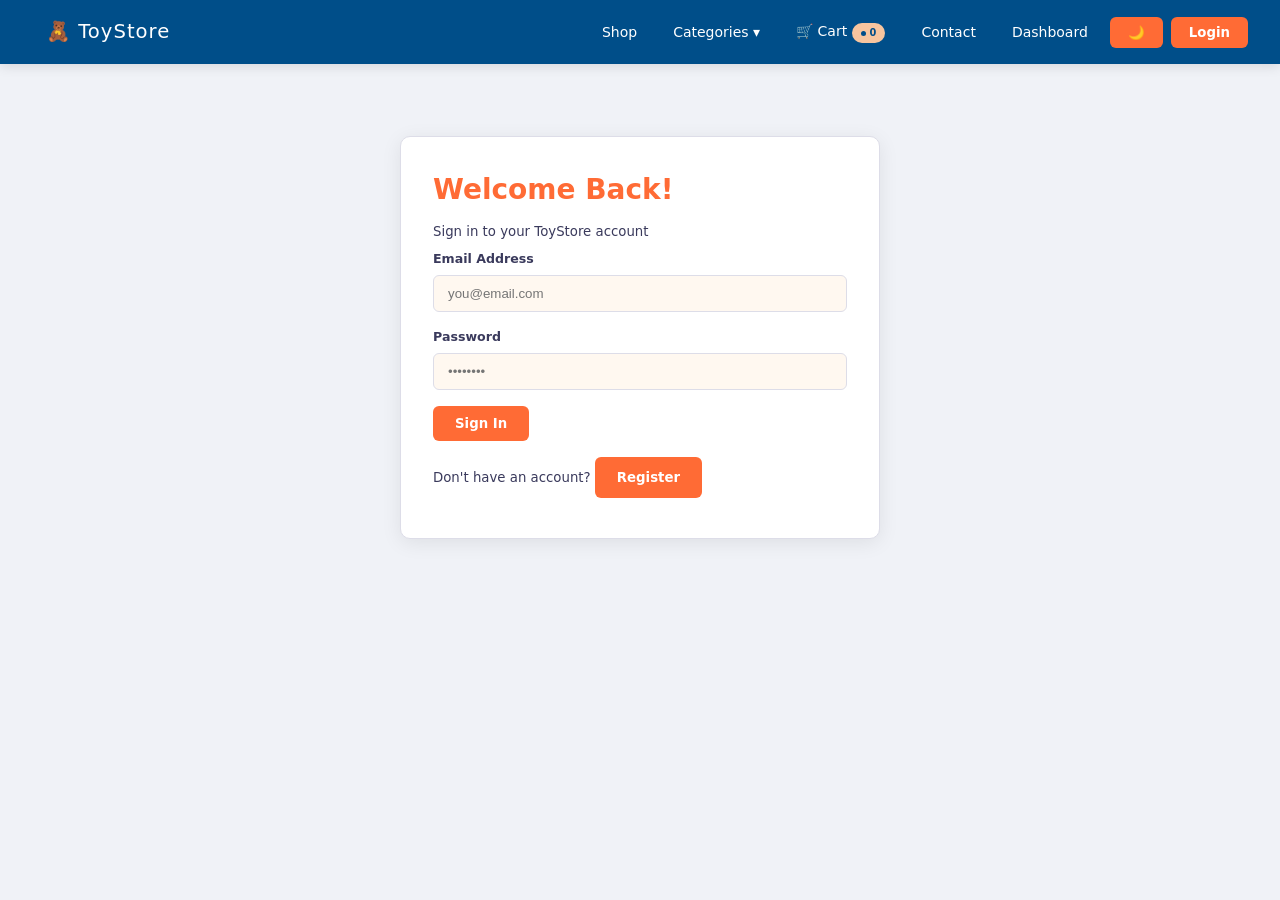
<file: pages/login.html>
<!DOCTYPE html>
<html lang="en">
<head>
  <meta charset="UTF-8"/>
  <meta name="viewport" content="width=device-width, initial-scale=1.0"/>
  <title>Login – ToyStore</title>
  <link rel="stylesheet" href="../cssFile/globalStyles.css"/>
</head>
<body>
<div id="navbar-placeholder" data-depth="../"></div>
<div class="page">
  <div class="form-container">
    <h1>Welcome Back!</h1>
    <p>Sign in to your ToyStore account</p>
    <form onsubmit="handleLogin(event)">
      <div>
        <label for="email">Email Address</label>
        <input type="email" id="email" placeholder="you@email.com" required/>
      </div>
      <div>
        <label for="password">Password</label>
        <input type="password" id="password" placeholder="••••••••" required/>
      </div>
      <div>
        <button type="submit">Sign In</button>
      </div>
      <p>Don't have an account? <a href="signup.html" class="link-button">Register</a></p>
    </form>
  </div>
</div>
<script src="../jsFile/jsFunctions.js"></script>
<script>
function handleLogin(e) {
  e.preventDefault();
  const email = document.getElementById("email").value;
  localStorage.setItem("ts_user", email);
  window.location.href = "dashboard.html";
}
</script>
</body>
</html>
</file>
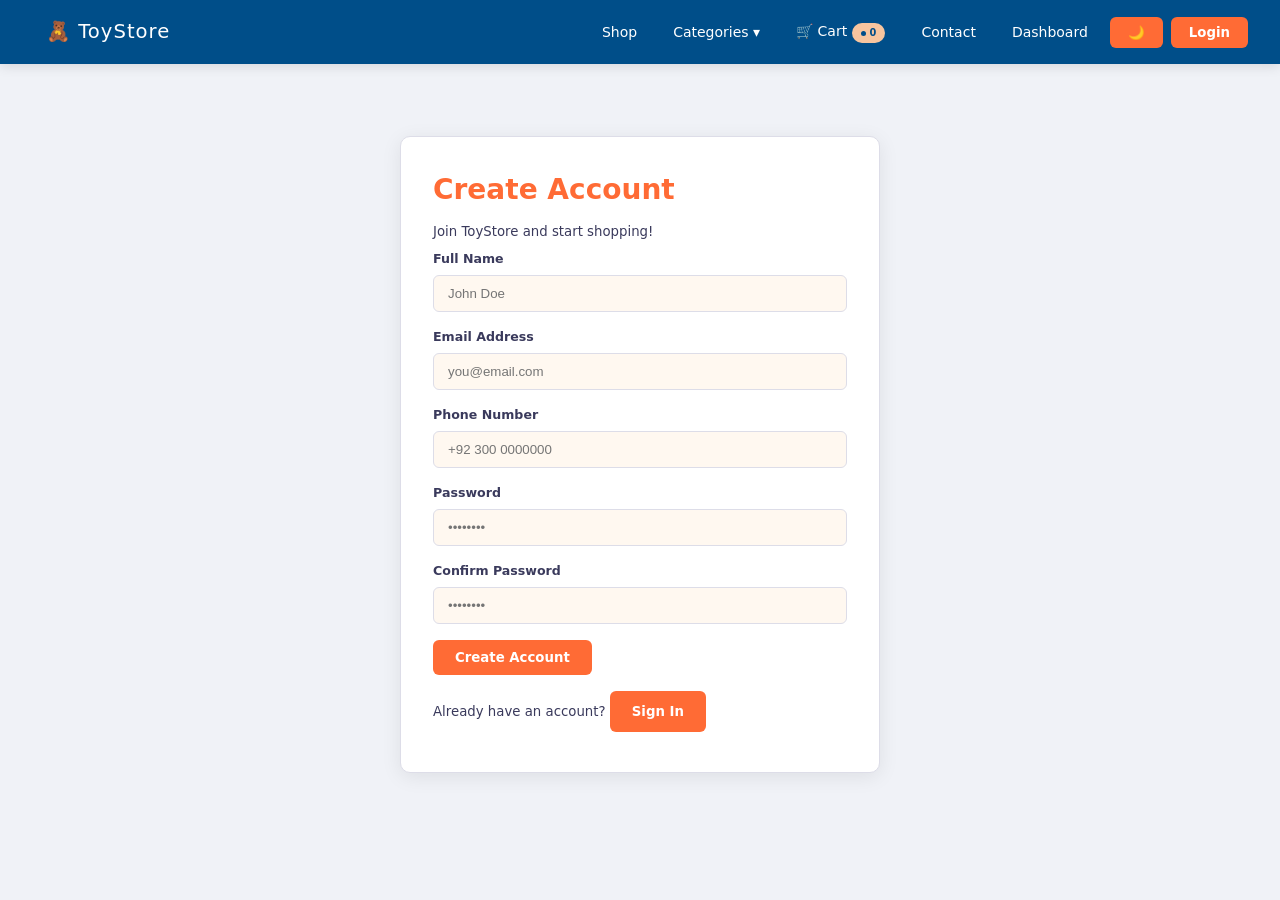
<file: pages/signup.html>
<!DOCTYPE html>
<html lang="en">
<head>
  <meta charset="UTF-8"/>
  <meta name="viewport" content="width=device-width, initial-scale=1.0"/>
  <title>Register – ToyStore</title>
  <link rel="stylesheet" href="../cssFile/globalStyles.css"/>
</head>
<body>
<div id="navbar-placeholder" data-depth="../"></div>
<div class="page">
  <div class="form-container">
    <h1>Create Account</h1>
    <p>Join ToyStore and start shopping!</p>
    <form onsubmit="handleSignup(event)">
      <div>
        <label>Full Name</label>
        <input type="text" id="fullname" placeholder="John Doe" required/>
      </div>
      <div>
        <label>Email Address</label>
        <input type="email" id="email" placeholder="you@email.com" required/>
      </div>
      <div>
        <label>Phone Number</label>
        <input type="tel" id="phone" placeholder="+92 300 0000000"/>
      </div>
      <div>
        <label>Password</label>
        <input type="password" id="password" placeholder="••••••••" required/>
      </div>
      <div>
        <label>Confirm Password</label>
        <input type="password" id="confirm" placeholder="••••••••" required/>
      </div>
      <div>
        <button type="submit">Create Account</button>
      </div>
      <p>Already have an account? <a href="login.html" class="link-button">Sign In</a></p>
    </form>
  </div>
</div>
<script src="../jsFile/jsFunctions.js"></script>
<script>
function handleSignup(e) {
  e.preventDefault();
  const p1 = document.getElementById("password").value;
  const p2 = document.getElementById("confirm").value;
  if (p1 !== p2) { alert("Passwords do not match!"); return; }
  const email = document.getElementById("email").value;
  localStorage.setItem("ts_user", email);
  window.location.href = "dashboard.html";
}
</script>
</body>
</html>
</file>
<file: cssFile/globalStyles.css>
/* =========================================================
   DESIGN SYSTEM
========================================================= */
:root {
  --brand-primary-color: #FF6B35;
  --brand-secondary-color: #F7C59F;
  --brand-third-color: #EFEFD0;
  --brand-fourth-color: #004E89;
  --brand-accent-color: #1A936F;

  --bg-main: #FFF8F0;
  --bg-card: #FFFFFF;

  --text-primary-color: #1A1A2E;
  --text-secondary-color: #3A3A5C;
  --text-muted-color: #7A7A9A;
  --text-focus-color: #FF6B35;
  --text-highlighted-color: #004E89;

  --border-primary-color: #FF6B35;
  --border-secondary-color: #F7C59F;
  --border-muted-color: #DDDDE8;
  --border-focus-color: #FF6B35;
  --border-highlighted-color: #004E89;

  --radius-sm: 6px;
  --radius-md: 10px;
  --transition: 0.3s ease;
}

/* =========================================================
   DARK MODE
========================================================= */
[data-theme="dark"] {
  --bg-main: #1A1A2E;
  --bg-card: #24243E;
  --text-primary-color: #F0F0F5;
  --text-secondary-color: #C0C0D0;
  --text-muted-color: #8080A0;
  --text-focus-color: #FF8C5A;
  --text-highlighted-color: #5BA4E0;
  --border-primary-color: #FF8C5A;
  --border-secondary-color: #5B5B8A;
  --border-muted-color: #3A3A5C;
  --border-focus-color: #FF8C5A;
  --border-highlighted-color: #5BA4E0;
}

/* =========================================================
   GLOBAL BASE
========================================================= */
* { box-sizing: border-box; }
body {
  margin: 0;
  font-family: 'Segoe UI', 'Nunito', Arial, sans-serif;
  background: var(--bg-main);
  color: var(--text-primary-color);
}

/* =========================================================
   HEADINGS
========================================================= */
h1 { font-size: 2rem; color: var(--brand-primary-color); margin: 0 0 10px; }
h2 { font-size: 1.5rem; color: var(--text-highlighted-color); margin: 0 0 8px; }
h3 { font-size: 1.2rem; color: var(--text-secondary-color); margin: 0 0 6px; }
h4 { font-size: 1rem; color: var(--text-muted-color); margin: 0 0 4px; }
p  { font-size: 0.95rem; color: var(--text-secondary-color); line-height: 1.6; margin: 0 0 8px; }

/* =========================================================
   GLOBAL BUTTON SYSTEM
========================================================= */
button {
  cursor: pointer;
  padding: 10px 22px;
  border: none;
  border-radius: var(--radius-sm);
  background: var(--brand-primary-color);
  color: #fff;
  font-size: 0.95rem;
  font-weight: 600;
  transition: var(--transition);
}
button:hover {
  background: var(--brand-fourth-color);
  transform: translateY(-1px);
}
.link-button {
  display: inline-block;
  text-decoration: none;
  padding: 10px 22px;
  border-radius: var(--radius-sm);
  background: var(--brand-primary-color);
  color: #fff;
  font-weight: 600;
  transition: var(--transition);
}
.link-button:hover { background: var(--brand-fourth-color); }
button .lg-button  { padding: 14px 32px; font-size: 1.1rem; }
button .sm-button  { padding: 7px 16px;  font-size: 0.85rem; }
button .tiny-button{ padding: 4px 10px;  font-size: 0.75rem; }
button .border-button { background: none; border: 2px solid var(--brand-primary-color); color: var(--brand-primary-color); }

/* =========================================================
   SELECT INPUT
========================================================= */
select {
  width: 100%;
  padding: 10px 14px;
  border: 1.5px solid var(--border-muted-color);
  border-radius: var(--radius-sm);
  background: var(--bg-card);
  color: var(--text-primary-color);
  font-size: 0.95rem;
  transition: var(--transition);
  appearance: none;
}
select:hover { border-color: var(--border-secondary-color); }
select:focus { outline: none; border-color: var(--border-focus-color); box-shadow: 0 0 0 3px rgba(255,107,53,0.15); }
select:disabled { opacity: 0.5; cursor: not-allowed; }
.select-container { position: relative; width: 100%; }

/* =========================================================
   NAVBAR
========================================================= */
nav {
  display: flex;
  align-items: center;
  justify-content: space-between;
  padding: 0 32px;
  height: 64px;
  background: var(--brand-fourth-color);
  position: sticky;
  top: 0;
  z-index: 999;
  box-shadow: 0 2px 12px rgba(0,0,0,0.12);
}
nav > a {
  font-size: 1.4rem;
  font-weight: 800;
  color: #fff;
  text-decoration: none;
  letter-spacing: 1px;
}
nav ul {
  display: flex;
  list-style: none;
  margin: 0;
  padding: 0;
  gap: 8px;
  align-items: center;
}
nav a { color: #fff; text-decoration: none; padding: 8px 14px; border-radius: var(--radius-sm); font-weight: 500; transition: var(--transition); }
nav a:hover { background: rgba(255,255,255,0.15); }
nav li { position: relative; }
nav .dropdown-menu {
  display: none;
  position: absolute;
  top: 100%;
  left: 0;
  background: var(--bg-card);
  border: 1px solid var(--border-muted-color);
  border-radius: var(--radius-md);
  min-width: 180px;
  box-shadow: 0 4px 16px rgba(0,0,0,0.12);
  z-index: 1000;
}
nav .dropdown:hover .dropdown-menu { display: block; }
nav .dropdown-menu a { color: var(--text-primary-color); display: block; padding: 10px 16px; }
nav .dropdown-menu a:hover { background: var(--brand-secondary-color); }
nav button {
  background: var(--brand-primary-color);
  color: #fff;
  border: none;
  border-radius: var(--radius-sm);
  padding: 8px 18px;
  font-weight: 600;
  cursor: pointer;
  transition: var(--transition);
}
nav button:hover { background: #e0541f; }
.menu-toggle { display: none; background: none; border: 2px solid #fff; color: #fff; padding: 6px 10px; }

@media (max-width: 768px) {
  .menu-toggle { display: block; }
  nav ul { display: none; flex-direction: column; position: absolute; top: 64px; left: 0; right: 0; background: var(--brand-fourth-color); padding: 12px 0; gap: 0; }
  nav ul.open { display: flex; }
  nav ul li { width: 100%; }
  nav ul li a { display: block; padding: 12px 24px; }
  nav .dropdown:hover .dropdown-menu { display: none; }
  nav .dropdown-menu { position: static; box-shadow: none; border: none; background: rgba(255,255,255,0.08); }
}

/* =========================================================
   PAGE CONTENT
========================================================= */
.page { padding: 32px 24px; max-width: 1200px; margin: 0 auto; }

/* =========================================================
   CARD SYSTEM
========================================================= */
.card-container {
  display: flex;
  flex-wrap: wrap;
  justify-content: center;
  gap: 24px;
  margin: 36px 12px;
}
.card {
  display: flex;
  flex-direction: column;
  background: var(--bg-card);
  border: 1.5px solid var(--border-muted-color);
  border-radius: var(--radius-md);
  padding: 16px;
  width: 240px;
  box-shadow: 0 2px 8px rgba(0,0,0,0.07);
  transition: var(--transition);
}
.card:hover { transform: translateY(-4px); box-shadow: 0 8px 24px rgba(0,0,0,0.13); border-color: var(--brand-primary-color); }
.card img { width: 100%; height: 180px; object-fit: cover; border-radius: var(--radius-sm); margin-bottom: 12px; }
.card a { background: none; color: var(--brand-primary-color); text-decoration: none; font-weight: 600; transition: var(--transition); }
.card a:hover { color: var(--brand-fourth-color); background: none; }

/* =========================================================
   FORM SYSTEM
========================================================= */
.form-container {
  background: var(--bg-card);
  border: 1.5px solid var(--border-muted-color);
  border-radius: var(--radius-md);
  padding: 32px;
  max-width: 480px;
  margin: 40px auto;
  box-shadow: 0 4px 20px rgba(0,0,0,0.08);
}
form div { margin-bottom: 16px; }
label { display: block; margin-bottom: 6px; font-weight: 600; color: var(--text-secondary-color); font-size: 0.9rem; }
input {
  width: 100%;
  padding: 10px 14px;
  border: 1.5px solid var(--border-muted-color);
  border-radius: var(--radius-sm);
  background: var(--bg-main);
  color: var(--text-primary-color);
  font-size: 0.95rem;
  transition: var(--transition);
}
input:focus { outline: none; border-color: var(--border-focus-color); box-shadow: 0 0 0 3px rgba(255,107,53,0.15); }
form textarea { width: 100%; padding: 10px 14px; border: 1.5px solid var(--border-muted-color); border-radius: var(--radius-sm); background: var(--bg-main); color: var(--text-primary-color); font-size: 0.95rem; transition: var(--transition); resize: vertical; min-height: 100px; }
form textarea:focus { outline: none; border-color: var(--border-focus-color); box-shadow: 0 0 0 3px rgba(255,107,53,0.15); }

/* =========================================================
   TABLE SYSTEM
========================================================= */
.table-container { width: 100%; overflow-x: auto; margin-top: 20px; }
table { width: 100%; border-collapse: collapse; border-radius: var(--radius-md); overflow: hidden; background: var(--bg-card); font-size: 0.93rem; }
table thead { background: var(--brand-fourth-color); color: #fff; }
table th { padding: 13px 16px; text-align: left; font-weight: 700; letter-spacing: 0.03em; }
table td { padding: 12px 16px; color: var(--text-secondary-color); border-bottom: 1px solid var(--border-muted-color); }
table tbody tr:nth-child(odd)  { background: var(--bg-card); }
table tbody tr:nth-child(even) { background: var(--brand-third-color); }
table tbody tr:hover { background: var(--brand-secondary-color); cursor: pointer; }
table tbody tr:last-child td { border-bottom: none; }
.table-compact th, .table-compact td { padding: 7px 10px; }
.table-bordered th, .table-bordered td { border: 1px solid var(--border-muted-color); }
.table-striped tbody tr:nth-child(even) { background: #FFF0E8; }
td { max-width: 200px; overflow: hidden; text-overflow: ellipsis; white-space: nowrap; }
.table-empty { text-align: center; color: var(--text-muted-color); padding: 32px; font-style: italic; }
.table-row-selected { background: var(--brand-secondary-color) !important; border-left: 3px solid var(--brand-primary-color); }

/* =========================================================
   SEARCH / FILTER BAR
========================================================= */
.search-bar {
  display: flex;
  flex-wrap: wrap;
  gap: 12px;
  align-items: center;
  background: var(--bg-card);
  padding: 18px 20px;
  border-radius: var(--radius-md);
  border: 1.5px solid var(--border-muted-color);
  margin-bottom: 24px;
  box-shadow: 0 2px 8px rgba(0,0,0,0.05);
}
.search-bar input { flex: 1; min-width: 200px; margin: 0; }
.search-bar select { flex: 0 0 180px; margin: 0; }
.search-bar button { flex: 0 0 auto; margin: 0; }

/* =========================================================
   DASHBOARD STAT CARDS
========================================================= */
.stat-card {
  display: flex;
  flex-direction: column;
  align-items: center;
  justify-content: center;
  background: var(--bg-card);
  border: 1.5px solid var(--border-muted-color);
  border-radius: var(--radius-md);
  padding: 24px 20px;
  min-width: 180px;
  text-align: center;
  transition: var(--transition);
  box-shadow: 0 2px 8px rgba(0,0,0,0.06);
  cursor: pointer;
}
.stat-card:hover { transform: translateY(-4px); border-color: var(--brand-primary-color); box-shadow: 0 8px 24px rgba(0,0,0,0.13); }
.stat-card .stat-icon { font-size: 2.2rem; margin-bottom: 10px; }
.stat-card h3 { color: var(--brand-primary-color); font-size: 1.8rem; margin: 0; }
.stat-card p { margin: 4px 0 0; font-size: 0.85rem; color: var(--text-muted-color); }

/* =========================================================
   CART
========================================================= */
.cart-item {
  display: flex;
  align-items: center;
  gap: 16px;
  background: var(--bg-card);
  border: 1.5px solid var(--border-muted-color);
  border-radius: var(--radius-md);
  padding: 14px 18px;
  margin-bottom: 14px;
  transition: var(--transition);
}
.cart-item img { width: 80px; height: 80px; object-fit: cover; border-radius: var(--radius-sm); }
.cart-summary {
  background: var(--bg-card);
  border: 1.5px solid var(--border-muted-color);
  border-radius: var(--radius-md);
  padding: 24px;
  max-width: 340px;
  margin-left: auto;
  box-shadow: 0 2px 8px rgba(0,0,0,0.06);
}

/* =========================================================
   FOOTER SYSTEM
========================================================= */
footer { background: var(--brand-fourth-color); color: #fff; padding: 40px 32px 16px; margin-top: 60px; }
.footer-container { display: flex; flex-wrap: wrap; gap: 32px; justify-content: space-between; max-width: 1200px; margin: 0 auto 24px; }
.footer-container > div { flex: 1; min-width: 180px; }
footer a { color: var(--brand-secondary-color); text-decoration: none; display: block; margin-bottom: 6px; font-size: 0.9rem; transition: var(--transition); }
footer a:hover { color: #fff; }
footer p { color: rgba(255,255,255,0.7); font-size: 0.85rem; }
footer h1 { color: #fff; font-size: 1.5rem; margin-bottom: 8px; }
footer h2 { color: var(--brand-secondary-color); font-size: 1rem; margin-bottom: 12px; text-transform: uppercase; letter-spacing: 0.05em; }

/* =========================================================
   BADGE / TAG
========================================================= */
.badge {
  display: inline-block;
  padding: 3px 10px;
  border-radius: 20px;
  font-size: 0.78rem;
  font-weight: 700;
  background: var(--brand-secondary-color);
  color: var(--brand-fourth-color);
}

/* =========================================================
   ALERTS
========================================================= */
.alert {
  padding: 13px 18px;
  border-radius: var(--radius-sm);
  margin-bottom: 16px;
  font-weight: 500;
  border-left: 4px solid var(--brand-primary-color);
  background: var(--brand-third-color);
  color: var(--text-secondary-color);
}

/* =========================================================
   CHART CONTAINER
========================================================= */
.chart-container {
  background: var(--bg-card);
  border: 1.5px solid var(--border-muted-color);
  border-radius: var(--radius-md);
  padding: 24px;
  margin-bottom: 28px;
  box-shadow: 0 2px 8px rgba(0,0,0,0.06);
}

/* =========================================================
   MEDIA QUERIES
========================================================= */
@media (max-width: 900px) {
  .page { padding: 20px 10px; }
  .card { width: 200px; }
  .stat-card { min-width: 140px; }
}
@media (max-width: 600px) {
  h1 { font-size: 1.5rem; }
  .card { width: 160px; }
  .form-container { padding: 20px 14px; }
  .cart-item { flex-direction: column; align-items: flex-start; }
  .cart-summary { max-width: 100%; margin-left: 0; }
  .footer-container { flex-direction: column; }
  .search-bar { flex-direction: column; }
  .search-bar select { flex: 1 1 100%; }
}

/* Dashboard External Styles */
/* ── RESET & BASE ── */
*,*::before,*::after{box-sizing:border-box;margin:0;padding:0}
 
/* ── LIGHT MODE (default) ── */
:root,[data-theme="light"]{
  --bg:#f0f2f7;
  --bg2:#ffffff;
  --bg3:#f5f7fb;
  --border:#e2e6f0;
  --border2:#ccd2e0;
  --text:#1a2035;
  --muted:#7a869a;
  --accent:#6c63ff;
  --accent2:#4f46e5;
  --green:#16a34a;
  --yellow:#d97706;
  --red:#dc2626;
  --blue:#2563eb;
  --cyan:#0891b2;
  --pink:#db2777;
  --orange:#ea580c;
  --radius:12px;
  --sidebar-w:240px;
  --font:'Inter',system-ui,sans-serif;
  --shadow:0 1px 4px rgba(0,0,0,.08),0 4px 16px rgba(0,0,0,.06);
  --shadow-hover:0 8px 32px rgba(0,0,0,.12);
}
 
/* ── DARK MODE ── */
[data-theme="dark"]{
  --bg:#0f1117;
  --bg2:#161b27;
  --bg3:#1e2536;
  --border:#2a3245;
  --border2:#323d56;
  --text:#e8eaf0;
  --muted:#7a869a;
  --accent:#6c63ff;
  --accent2:#4f46e5;
  --green:#22c55e;
  --yellow:#f59e0b;
  --red:#ef4444;
  --blue:#3b82f6;
  --cyan:#06b6d4;
  --pink:#ec4899;
  --orange:#f97316;
  --shadow:0 1px 4px rgba(0,0,0,.3),0 4px 16px rgba(0,0,0,.4);
  --shadow-hover:0 8px 32px rgba(0,0,0,.5);
}
 
html,body{height:100%;background:var(--bg);color:var(--text);font-family:var(--font);font-size:14px;line-height:1.5;transition:background .25s,color .25s}
a{text-decoration:none;color:inherit}
button{font-family:inherit;cursor:pointer}
canvas{display:block}
 
/* ── LAYOUT ── */
.app{display:flex;height:100vh;overflow:hidden}
 
/* ── SIDEBAR ── */
.sidebar{
  width:var(--sidebar-w);flex-shrink:0;
  background:var(--bg2);
  border-right:1px solid var(--border);
  display:flex;flex-direction:column;
  overflow-y:auto;overflow-x:hidden;
  transition:width .25s ease, background .25s, border-color .25s;
  position:relative;z-index:10;
  box-shadow:var(--shadow);
}
.sidebar.collapsed{width:64px}
.sidebar-top{
  display:flex;align-items:center;gap:10px;
  padding:20px 16px 16px;
  border-bottom:1px solid var(--border);
  flex-shrink:0;
}
.logo-icon{
  width:36px;height:36px;border-radius:10px;flex-shrink:0;
  background:linear-gradient(135deg,var(--accent),var(--pink));
  display:flex;align-items:center;justify-content:center;
  font-size:18px;
}
.logo-text{overflow:hidden;white-space:nowrap}
.logo-text h1{font-size:.95rem;font-weight:800;color:var(--text);letter-spacing:-.3px}
.logo-text p{font-size:.65rem;color:var(--muted);text-transform:uppercase;letter-spacing:1px}
.sidebar.collapsed .logo-text{display:none}
 
.sidebar-collapse{
  position:absolute;top:22px;right:-12px;
  width:24px;height:24px;border-radius:50%;
  background:var(--bg2);border:1px solid var(--border);
  display:flex;align-items:center;justify-content:center;
  font-size:11px;color:var(--muted);cursor:pointer;
  transition:all .2s;
}
.sidebar-collapse:hover{background:var(--accent);color:#fff;border-color:var(--accent)}
 
.nav-group{padding:8px 0}
.nav-label{
  font-size:.6rem;font-weight:700;text-transform:uppercase;
  letter-spacing:1.5px;color:var(--muted);
  padding:10px 20px 4px;white-space:nowrap;overflow:hidden;
}
.sidebar.collapsed .nav-label{opacity:0;pointer-events:none}
.nav-item{
  display:flex;align-items:center;gap:10px;
  padding:9px 16px;color:var(--muted);
  font-size:.84rem;font-weight:500;
  border-left:3px solid transparent;
  transition:all .18s;cursor:pointer;white-space:nowrap;
  border-right:none;border-top:none;border-bottom:none;
  background:none;width:100%;text-align:left;
}
.nav-item:hover{color:var(--text);background:rgba(108,99,255,.07)}
.nav-item.active{color:var(--accent);background:rgba(108,99,255,.1);border-left-color:var(--accent)}
[data-theme="dark"] .nav-item.active{color:#fff;background:rgba(108,99,255,.15)}
.nav-icon{
  width:32px;height:32px;border-radius:8px;flex-shrink:0;
  display:flex;align-items:center;justify-content:center;
  font-size:15px;background:rgba(0,0,0,.05);
  transition:background .18s;
}
[data-theme="dark"] .nav-icon{background:rgba(255,255,255,.05)}
.nav-item.active .nav-icon{background:rgba(108,99,255,.15)}
.nav-item-text{overflow:hidden;white-space:nowrap}
.sidebar.collapsed .nav-item-text{display:none}
.nav-badge{
  margin-left:auto;background:var(--red);color:#fff;
  font-size:.6rem;font-weight:700;padding:1px 6px;border-radius:20px;
  flex-shrink:0;
}
.sidebar.collapsed .nav-badge{display:none}
 
.sidebar-footer{
  margin-top:auto;padding:12px 10px;border-top:1px solid var(--border);
}
.user-chip{
  display:flex;align-items:center;gap:10px;
  padding:8px;border-radius:10px;cursor:pointer;
  transition:background .18s;
}
.user-chip:hover{background:rgba(0,0,0,.05)}
[data-theme="dark"] .user-chip:hover{background:rgba(255,255,255,.05)}
.user-av{
  width:32px;height:32px;border-radius:50%;flex-shrink:0;
  background:linear-gradient(135deg,var(--accent),var(--cyan));
  display:flex;align-items:center;justify-content:center;
  font-size:.72rem;font-weight:700;color:#fff;
}
.user-info{overflow:hidden;}
.user-name{font-size:.8rem;font-weight:600;color:var(--text);white-space:nowrap}
.user-role{font-size:.65rem;color:var(--muted);white-space:nowrap}
.sidebar.collapsed .user-info{display:none}
 
/* ── MAIN ── */
.main{flex:1;display:flex;flex-direction:column;overflow:hidden}
 
/* ── TOPBAR ── */
.topbar{
  display:flex;align-items:center;gap:12px;
  padding:0 24px;height:60px;
  background:var(--bg2);border-bottom:1px solid var(--border);
  flex-shrink:0;transition:background .25s,border-color .25s;
  box-shadow:var(--shadow);
}
.topbar-title{flex:1}
.topbar-title h2{font-size:1.05rem;font-weight:700;color:var(--text)}
.topbar-title p{font-size:.75rem;color:var(--muted);margin-top:1px}
.topbar-right{display:flex;align-items:center;gap:8px}
.tb-btn{
  width:36px;height:36px;border-radius:9px;
  background:var(--bg3);border:1px solid var(--border);
  display:flex;align-items:center;justify-content:center;
  font-size:15px;color:var(--muted);cursor:pointer;
  transition:all .18s;position:relative;
}
.tb-btn:hover{background:var(--bg);color:var(--text);border-color:var(--border2)}
.notif-dot{
  position:absolute;top:6px;right:6px;
  width:7px;height:7px;border-radius:50%;
  background:var(--red);border:2px solid var(--bg2);
}
.tb-search{
  display:flex;align-items:center;gap:8px;
  background:var(--bg3);border:1px solid var(--border);
  border-radius:9px;padding:0 12px;height:36px;
  transition:border .18s;
}
.tb-search:focus-within{border-color:var(--accent)}
.tb-search input{
  background:none;border:none;outline:none;
  color:var(--text);font-size:.84rem;width:160px;
}
.tb-search input::placeholder{color:var(--muted)}
.tb-search span{color:var(--muted);font-size:13px}
 
/* theme toggle btn */
#theme-toggle{font-size:17px;transition:transform .3s}
#theme-toggle:hover{transform:rotate(20deg)}
 
/* ── CONTENT ── */
.content{flex:1;overflow-y:auto;padding:24px;background:var(--bg);transition:background .25s}
 
.dash-section{display:none}
.dash-section.active{display:block}
 
/* ── KPI CARDS ── */
.kpi-grid{
  display:grid;
  grid-template-columns:repeat(4,1fr);
  gap:16px;margin-bottom:20px;
}
.kpi-card{
  background:var(--bg2);border:1px solid var(--border);
  border-radius:var(--radius);padding:20px;
  position:relative;overflow:hidden;
  transition:transform .2s,box-shadow .2s,background .25s,border-color .25s;
  box-shadow:var(--shadow);
}
.kpi-card:hover{transform:translateY(-2px);box-shadow:var(--shadow-hover)}
.kpi-card::before{
  content:'';position:absolute;top:0;left:0;right:0;height:3px;
}
.kpi-card.kpi-purple::before{background:linear-gradient(90deg,var(--accent),var(--pink))}
.kpi-card.kpi-green::before{background:linear-gradient(90deg,var(--green),var(--cyan))}
.kpi-card.kpi-orange::before{background:linear-gradient(90deg,var(--orange),var(--yellow))}
.kpi-card.kpi-blue::before{background:linear-gradient(90deg,var(--blue),var(--cyan))}
.kpi-top{display:flex;align-items:center;justify-content:space-between;margin-bottom:14px}
.kpi-icon{
  width:40px;height:40px;border-radius:10px;
  display:flex;align-items:center;justify-content:center;font-size:18px;
}
.kpi-purple .kpi-icon{background:rgba(108,99,255,.12)}
.kpi-green .kpi-icon{background:rgba(34,197,94,.12)}
.kpi-orange .kpi-icon{background:rgba(249,115,22,.12)}
.kpi-blue .kpi-icon{background:rgba(59,130,246,.12)}
.kpi-trend{
  display:flex;align-items:center;gap:4px;
  font-size:.72rem;font-weight:700;padding:3px 8px;
  border-radius:20px;
}
.trend-up{background:rgba(22,163,74,.12);color:var(--green)}
.trend-down{background:rgba(220,38,38,.1);color:var(--red)}
[data-theme="dark"] .trend-up{background:rgba(34,197,94,.12)}
[data-theme="dark"] .trend-down{background:rgba(239,68,68,.12)}
.kpi-val{font-size:1.75rem;font-weight:800;color:var(--text);letter-spacing:-.5px;line-height:1}
.kpi-label{font-size:.75rem;color:var(--muted);margin-top:4px}
.kpi-spark{margin-top:14px;height:36px;position:relative}
canvas.spark{width:100%!important;height:36px!important}
 
/* ── CHARTS ROW ── */
.charts-row{display:grid;grid-template-columns:2fr 1fr;gap:16px;margin-bottom:20px}
.chart-card{
  background:var(--bg2);border:1px solid var(--border);
  border-radius:var(--radius);padding:20px;
  box-shadow:var(--shadow);transition:background .25s,border-color .25s;
}
.card-head{display:flex;align-items:center;justify-content:space-between;margin-bottom:16px}
.card-head h3{font-size:.9rem;font-weight:700;color:var(--text)}
.card-head-right{display:flex;align-items:center;gap:8px}
.chip{
  font-size:.7rem;font-weight:600;padding:4px 10px;
  border-radius:20px;cursor:pointer;transition:all .18s;
  background:var(--bg3);border:1px solid var(--border);color:var(--muted);
}
.chip.active{background:rgba(108,99,255,.12);border-color:var(--accent);color:var(--accent)}
.chart-canvas-wrap{position:relative}
 
/* ── DONUT LEGEND ── */
.donut-wrap{display:flex;flex-direction:column;align-items:center;gap:16px}
.donut-center-wrap{position:relative;width:160px;height:160px}
.donut-center-wrap canvas{width:160px!important;height:160px!important}
.donut-center{
  position:absolute;inset:0;display:flex;flex-direction:column;
  align-items:center;justify-content:center;pointer-events:none;
}
.donut-center span:first-child{font-size:1.4rem;font-weight:800;color:var(--text)}
.donut-center span:last-child{font-size:.65rem;color:var(--muted);margin-top:2px}
.donut-legend{width:100%;display:flex;flex-direction:column;gap:8px}
.dl-item{display:flex;align-items:center;gap:8px}
.dl-dot{width:8px;height:8px;border-radius:50%;flex-shrink:0}
.dl-label{flex:1;font-size:.78rem;color:var(--muted)}
.dl-val{font-size:.78rem;font-weight:700;color:var(--text)}
.dl-pct{font-size:.7rem;color:var(--muted);margin-left:4px}
 
/* ── MID ROW ── */
.mid-row{display:grid;grid-template-columns:1fr 1fr 1fr;gap:16px;margin-bottom:20px}
 
/* ── TABLE CARD ── */
.table-card{
  background:var(--bg2);border:1px solid var(--border);
  border-radius:var(--radius);overflow:hidden;
  margin-bottom:20px;box-shadow:var(--shadow);
  transition:background .25s,border-color .25s;
}
.table-head{
  display:flex;align-items:center;justify-content:space-between;
  padding:16px 20px;border-bottom:1px solid var(--border);
}
.table-head h3{font-size:.9rem;font-weight:700;color:var(--text)}
.table-actions{display:flex;align-items:center;gap:8px}
.search-mini{
  display:flex;align-items:center;gap:6px;
  background:var(--bg3);border:1px solid var(--border);
  border-radius:8px;padding:0 10px;height:32px;
}
.search-mini input{
  background:none;border:none;outline:none;
  color:var(--text);font-size:.8rem;width:130px;
}
.search-mini input::placeholder{color:var(--muted)}
.btn-primary{
  background:linear-gradient(135deg,var(--accent),var(--accent2));
  color:#fff;border:none;border-radius:8px;
  padding:0 14px;height:32px;font-size:.78rem;
  font-weight:600;transition:opacity .18s;white-space:nowrap;
}
.btn-primary:hover{opacity:.85}
.btn-ghost{
  background:var(--bg3);border:1px solid var(--border);
  color:var(--muted);border-radius:8px;
  padding:0 12px;height:32px;font-size:.78rem;font-weight:600;
  transition:all .18s;white-space:nowrap;
}
.btn-ghost:hover{color:var(--text);border-color:var(--border2)}
.adv-table{width:100%;border-collapse:collapse;font-size:.82rem}
.adv-table th{
  background:rgba(0,0,0,.025);
  color:var(--muted);font-weight:600;
  padding:10px 20px;text-align:left;
  font-size:.7rem;text-transform:uppercase;letter-spacing:.6px;
  border-bottom:1px solid var(--border);
}
[data-theme="dark"] .adv-table th{background:rgba(255,255,255,.025)}
.adv-table td{
  padding:12px 20px;border-bottom:1px solid var(--border);
  color:var(--text);vertical-align:middle;
}
.adv-table tbody tr:last-child td{border-bottom:none}
.adv-table tbody tr{transition:background .15s;cursor:pointer}
.adv-table tbody tr:hover{background:rgba(108,99,255,.04)}
[data-theme="dark"] .adv-table tbody tr:hover{background:rgba(255,255,255,.025)}
.prod-cell{display:flex;align-items:center;gap:10px}
.prod-av{
  width:32px;height:32px;border-radius:8px;
  display:flex;align-items:center;justify-content:center;
  font-size:15px;flex-shrink:0;
}
.prod-name{font-weight:600;color:var(--text);font-size:.83rem}
.prod-cat{font-size:.7rem;color:var(--muted);margin-top:1px}
 
/* ── BADGES ── */
.badge{
  display:inline-flex;align-items:center;gap:4px;
  padding:3px 9px;border-radius:20px;
  font-size:.7rem;font-weight:700;
}
.badge::before{content:'';width:5px;height:5px;border-radius:50%;background:currentColor}
.badge-green{background:rgba(22,163,74,.1);color:var(--green)}
.badge-yellow{background:rgba(217,119,6,.1);color:var(--yellow)}
.badge-red{background:rgba(220,38,38,.1);color:var(--red)}
.badge-blue{background:rgba(37,99,235,.1);color:var(--blue)}
.badge-purple{background:rgba(108,99,255,.1);color:var(--accent)}
.badge-cyan{background:rgba(8,145,178,.1);color:var(--cyan)}
[data-theme="dark"] .badge-green{background:rgba(34,197,94,.12)}
[data-theme="dark"] .badge-yellow{background:rgba(245,158,11,.12)}
[data-theme="dark"] .badge-red{background:rgba(239,68,68,.12)}
[data-theme="dark"] .badge-blue{background:rgba(59,130,246,.12)}
[data-theme="dark"] .badge-cyan{background:rgba(6,182,212,.12)}
 
/* ── STOCK BAR ── */
.stock-bar-wrap{width:100%;display:flex;align-items:center;gap:8px}
.stock-bar-bg{flex:1;height:5px;border-radius:3px;background:var(--bg3);overflow:hidden}
.stock-bar-fill{height:100%;border-radius:3px;transition:width .5s}
.stock-bar-label{font-size:.75rem;font-weight:700;color:var(--text);white-space:nowrap;min-width:28px;text-align:right}
 
/* ── ACTION BTNS ── */
.row-actions{display:flex;gap:6px}
.act-btn{
  padding:4px 10px;border-radius:6px;font-size:.72rem;
  font-weight:600;border:none;cursor:pointer;transition:all .15s;
}
.act-edit{background:rgba(108,99,255,.1);color:var(--accent)}
.act-edit:hover{background:rgba(108,99,255,.2)}
.act-del{background:rgba(220,38,38,.07);color:var(--red)}
.act-del:hover{background:rgba(220,38,38,.15)}
[data-theme="dark"] .act-del{background:rgba(239,68,68,.08)}
[data-theme="dark"] .act-del:hover{background:rgba(239,68,68,.2)}
 
/* ── MINI PANELS ── */
.mini-panel{
  background:var(--bg2);border:1px solid var(--border);
  border-radius:var(--radius);padding:18px;
  box-shadow:var(--shadow);transition:background .25s,border-color .25s;
}
.activity-item{
  display:flex;align-items:flex-start;gap:10px;
  padding:10px 0;border-bottom:1px solid var(--border);
}
.activity-item:last-child{border-bottom:none}
.act-av{
  width:32px;height:32px;border-radius:50%;flex-shrink:0;
  display:flex;align-items:center;justify-content:center;
  font-size:.7rem;font-weight:700;color:#fff;
}
.act-text{flex:1}
.act-title{font-size:.8rem;font-weight:600;color:var(--text)}
.act-sub{font-size:.72rem;color:var(--muted);margin-top:2px}
.act-time{font-size:.68rem;color:var(--muted);white-space:nowrap;margin-top:2px}
 
.alert-row{
  display:flex;align-items:center;gap:10px;
  padding:10px 12px;border-radius:9px;
  border:1px solid;margin-bottom:8px;
}
.alert-row:last-child{margin-bottom:0}
.alert-row.warn{background:rgba(217,119,6,.06);border-color:rgba(217,119,6,.2)}
.alert-row.danger{background:rgba(220,38,38,.05);border-color:rgba(220,38,38,.18)}
[data-theme="dark"] .alert-row.warn{background:rgba(245,158,11,.06);border-color:rgba(245,158,11,.2)}
[data-theme="dark"] .alert-row.danger{background:rgba(239,68,68,.06);border-color:rgba(239,68,68,.2)}
.alert-ic{font-size:16px;flex-shrink:0}
.alert-info{flex:1}
.alert-info strong{display:block;font-size:.8rem;color:var(--text)}
.alert-info span{font-size:.7rem;color:var(--muted)}
.restock-btn{
  font-size:.68rem;font-weight:700;padding:4px 8px;
  border-radius:6px;border:none;cursor:pointer;white-space:nowrap;
}
.warn .restock-btn{background:rgba(217,119,6,.12);color:var(--yellow)}
.danger .restock-btn{background:rgba(220,38,38,.1);color:var(--red)}
[data-theme="dark"] .warn .restock-btn{background:rgba(245,158,11,.15)}
[data-theme="dark"] .danger .restock-btn{background:rgba(239,68,68,.12)}
 
/* ── QUICK STATS ROW ── */
.qstat{
  background:var(--bg3);border:1px solid var(--border);
  border-radius:var(--radius);padding:14px 18px;
  display:flex;flex-direction:column;gap:4px;
  transition:background .25s,border-color .25s;
}
.qstat-label{font-size:.7rem;color:var(--muted);text-transform:uppercase;letter-spacing:.5px;font-weight:600}
.qstat-val{font-size:1.2rem;font-weight:800;color:var(--text)}
.qstat-sub{font-size:.7rem;color:var(--muted)}
 
/* ── MODAL ── */
.modal-backdrop{
  display:none;position:fixed;inset:0;
  background:rgba(0,0,0,.4);backdrop-filter:blur(4px);
  z-index:1000;align-items:center;justify-content:center;
}
[data-theme="dark"] .modal-backdrop{background:rgba(0,0,0,.6)}
.modal-backdrop.open{display:flex}
.modal{
  background:var(--bg2);border:1px solid var(--border);
  border-radius:16px;padding:28px;width:440px;max-width:95vw;
  box-shadow:0 24px 80px rgba(0,0,0,.15);
  animation:slideUp .2s ease;transition:background .25s,border-color .25s;
}
[data-theme="dark"] .modal{box-shadow:0 24px 80px rgba(0,0,0,.5)}
@keyframes slideUp{from{opacity:0;transform:translateY(20px)}to{opacity:1;transform:none}}
.modal-hd{display:flex;align-items:center;justify-content:space-between;margin-bottom:24px}
.modal-hd h3{font-size:1rem;font-weight:700;color:var(--text)}
.modal-close-btn{
  background:var(--bg3);border:1px solid var(--border);
  color:var(--muted);width:30px;height:30px;border-radius:8px;
  display:flex;align-items:center;justify-content:center;
  cursor:pointer;font-size:16px;line-height:1;transition:all .15s;
}
.modal-close-btn:hover{background:rgba(220,38,38,.1);color:var(--red);border-color:transparent}
.form-row{margin-bottom:14px}
.form-row label{display:block;font-size:.75rem;font-weight:600;color:var(--muted);text-transform:uppercase;letter-spacing:.4px;margin-bottom:7px}
.form-row input,.form-row select{
  width:100%;padding:10px 14px;background:var(--bg3);
  border:1px solid var(--border);border-radius:9px;
  color:var(--text);font-size:.875rem;outline:none;
  transition:border .18s;font-family:var(--font);
}
.form-row input:focus,.form-row select:focus{border-color:var(--accent);box-shadow:0 0 0 3px rgba(108,99,255,.12)}
.form-row select option{background:var(--bg2)}
.form-row input::placeholder{color:var(--muted)}
.form-2col{display:grid;grid-template-columns:1fr 1fr;gap:12px}
.modal-actions{display:flex;gap:10px;margin-top:8px}
.btn-modal-cancel{
  flex:1;padding:10px;background:var(--bg3);
  border:1px solid var(--border);color:var(--muted);
  border-radius:9px;font-weight:600;font-size:.875rem;transition:all .18s;
}
.btn-modal-cancel:hover{color:var(--text);border-color:var(--border2)}
.btn-modal-submit{
  flex:1.5;padding:10px;border:none;
  background:linear-gradient(135deg,var(--accent),var(--accent2));
  color:#fff;border-radius:9px;font-weight:700;font-size:.875rem;
  transition:opacity .18s;
}
.btn-modal-submit:hover{opacity:.85}
 
/* ── ORDERS TABLE ── */
.order-av{
  width:30px;height:30px;border-radius:50%;
  display:flex;align-items:center;justify-content:center;
  font-size:.68rem;font-weight:700;color:#fff;flex-shrink:0;
}
.order-cell{display:flex;align-items:center;gap:9px}
.order-name{font-weight:600;color:var(--text);font-size:.82rem}
.order-id{font-size:.7rem;color:var(--muted)}
 
/* ── ANALYTICS PAGE ── */
.analytics-grid{display:grid;grid-template-columns:1fr 1fr;gap:16px;margin-bottom:20px}
.analytics-kpi-row{display:grid;grid-template-columns:repeat(3,1fr);gap:16px;margin-bottom:20px}
 
/* ── SCROLLBAR ── */
::-webkit-scrollbar{width:5px;height:5px}
::-webkit-scrollbar-track{background:transparent}
::-webkit-scrollbar-thumb{background:var(--border2);border-radius:3px}
 
/* ── RESPONSIVE ── */
@media(max-width:1100px){.kpi-grid{grid-template-columns:repeat(2,1fr)}.charts-row{grid-template-columns:1fr}.mid-row{grid-template-columns:1fr 1fr}}
@media(max-width:768px){.kpi-grid{grid-template-columns:repeat(2,1fr)}.mid-row{grid-template-columns:1fr}.sidebar{width:64px}.sidebar .logo-text,.sidebar .nav-item-text,.sidebar .nav-badge,.sidebar .user-info,.sidebar .nav-label{display:none}.topbar{padding:0 14px}}
@media(max-width:500px){.kpi-grid{grid-template-columns:1fr}}
</file>
